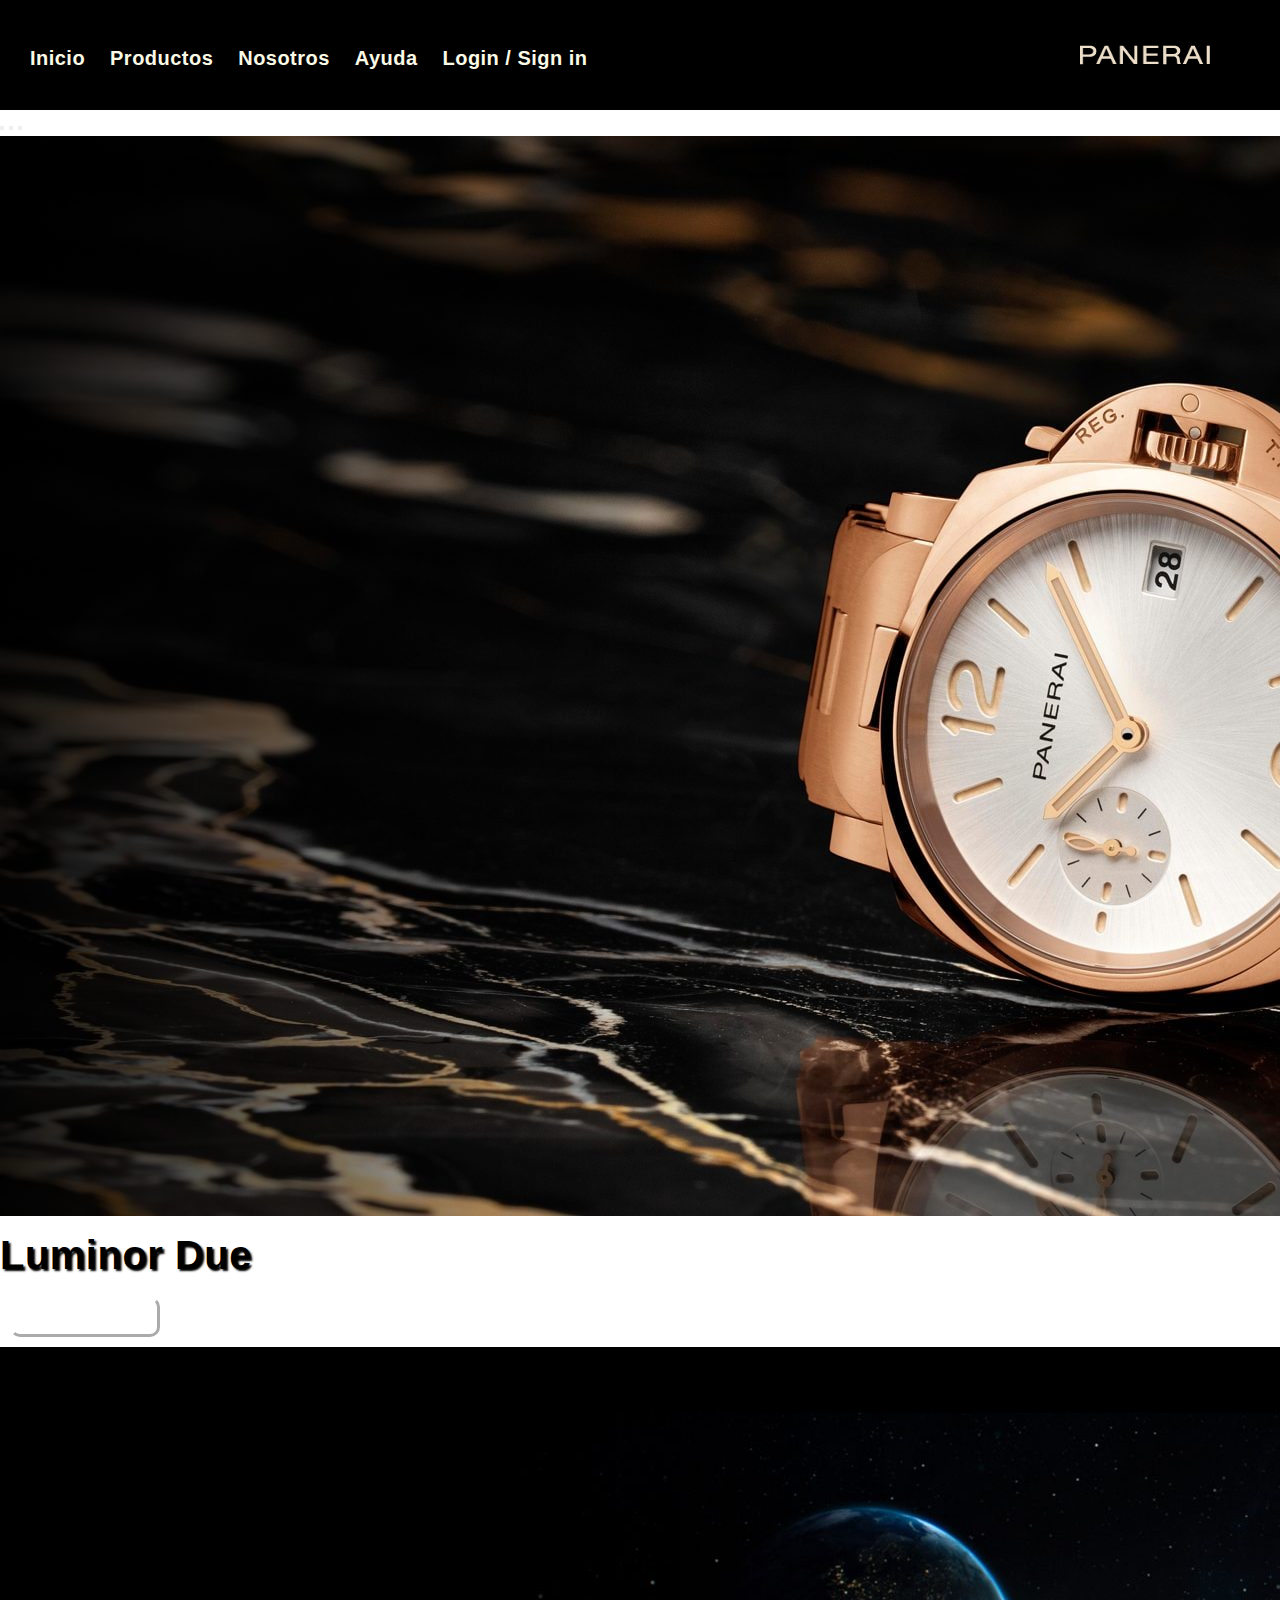
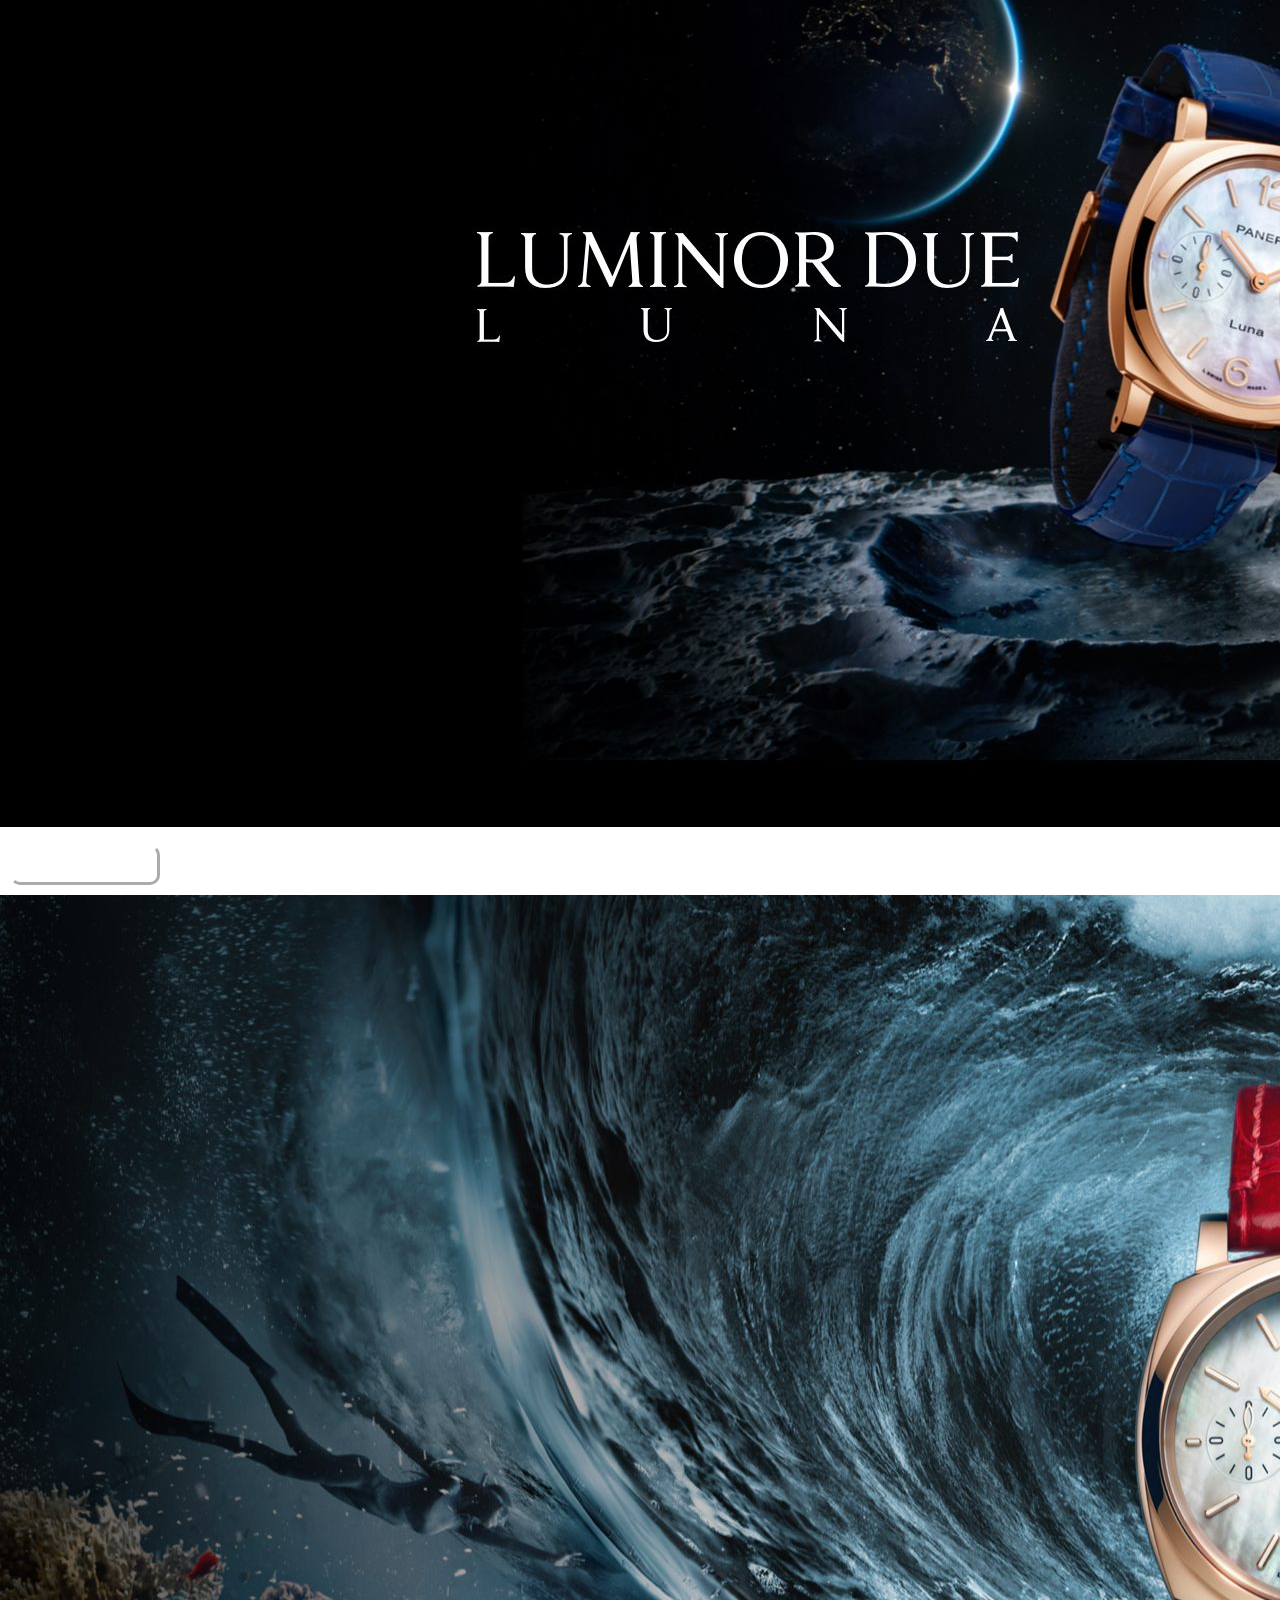
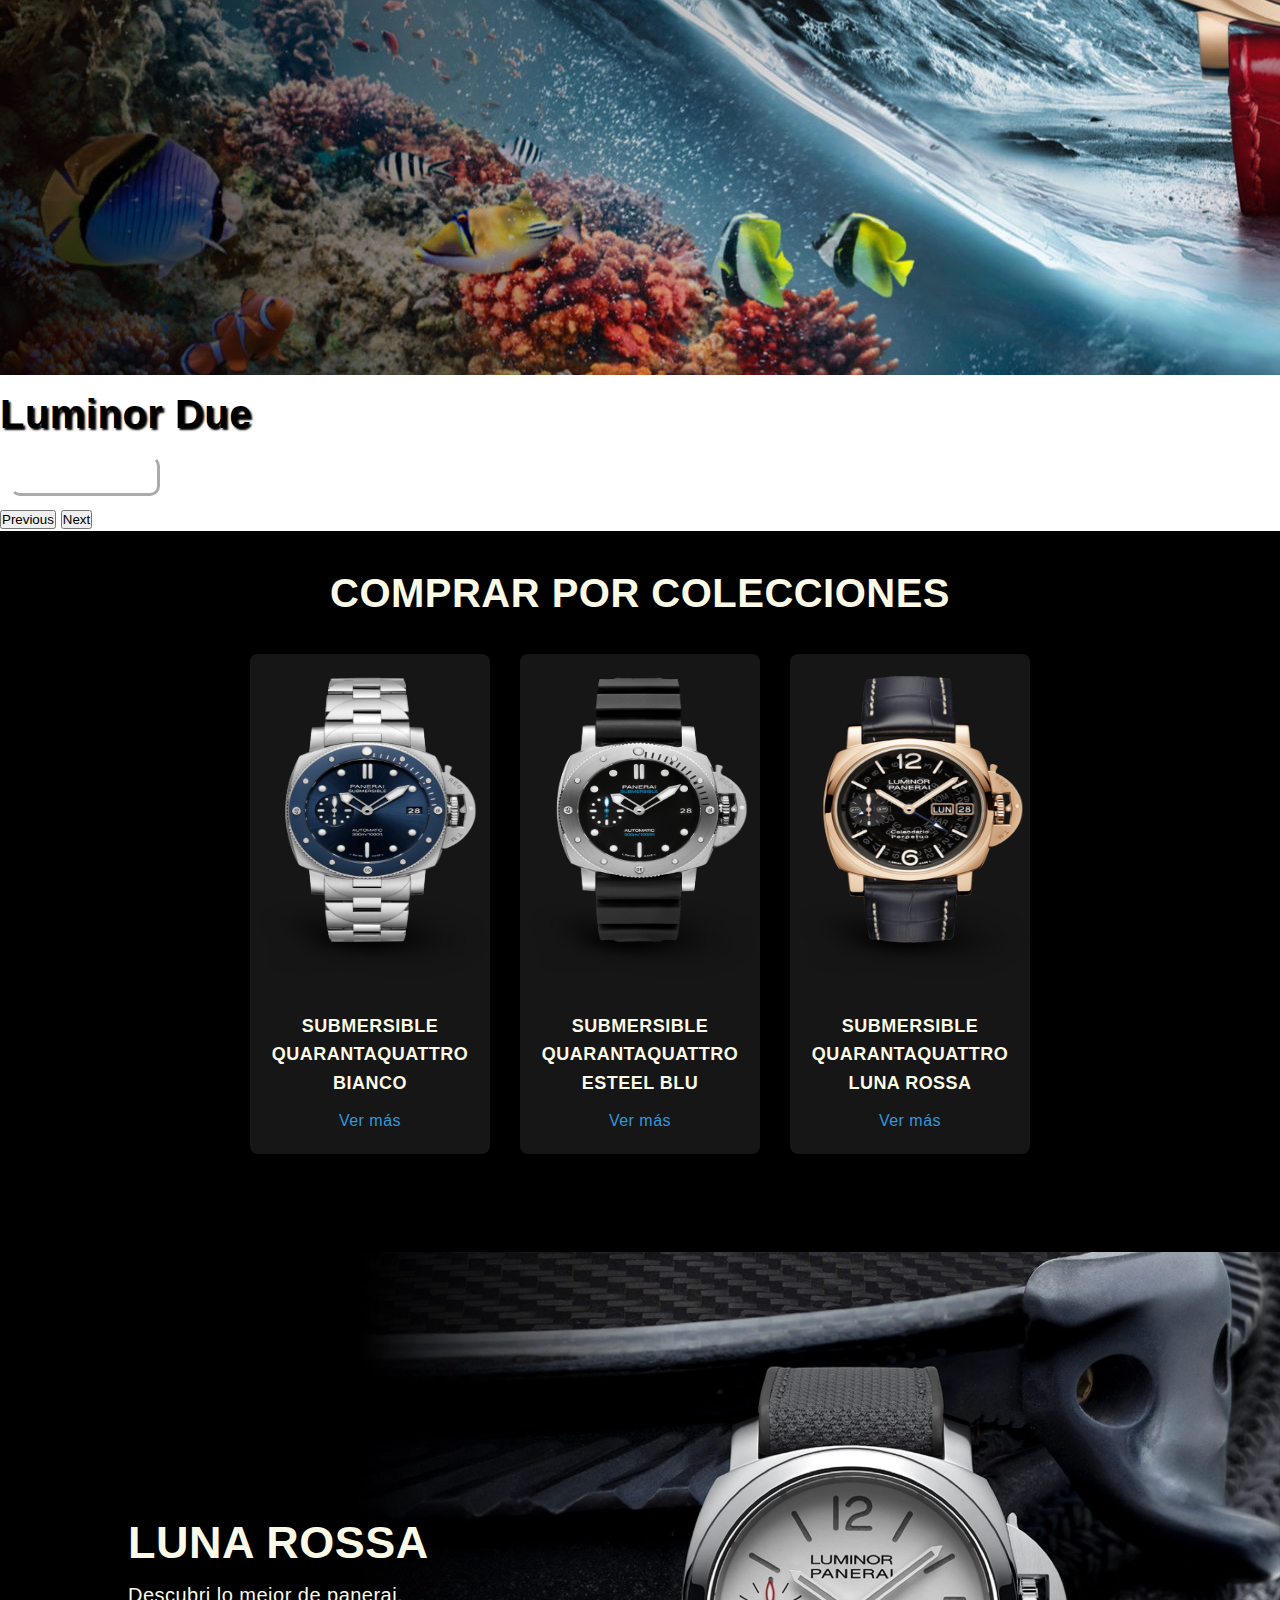
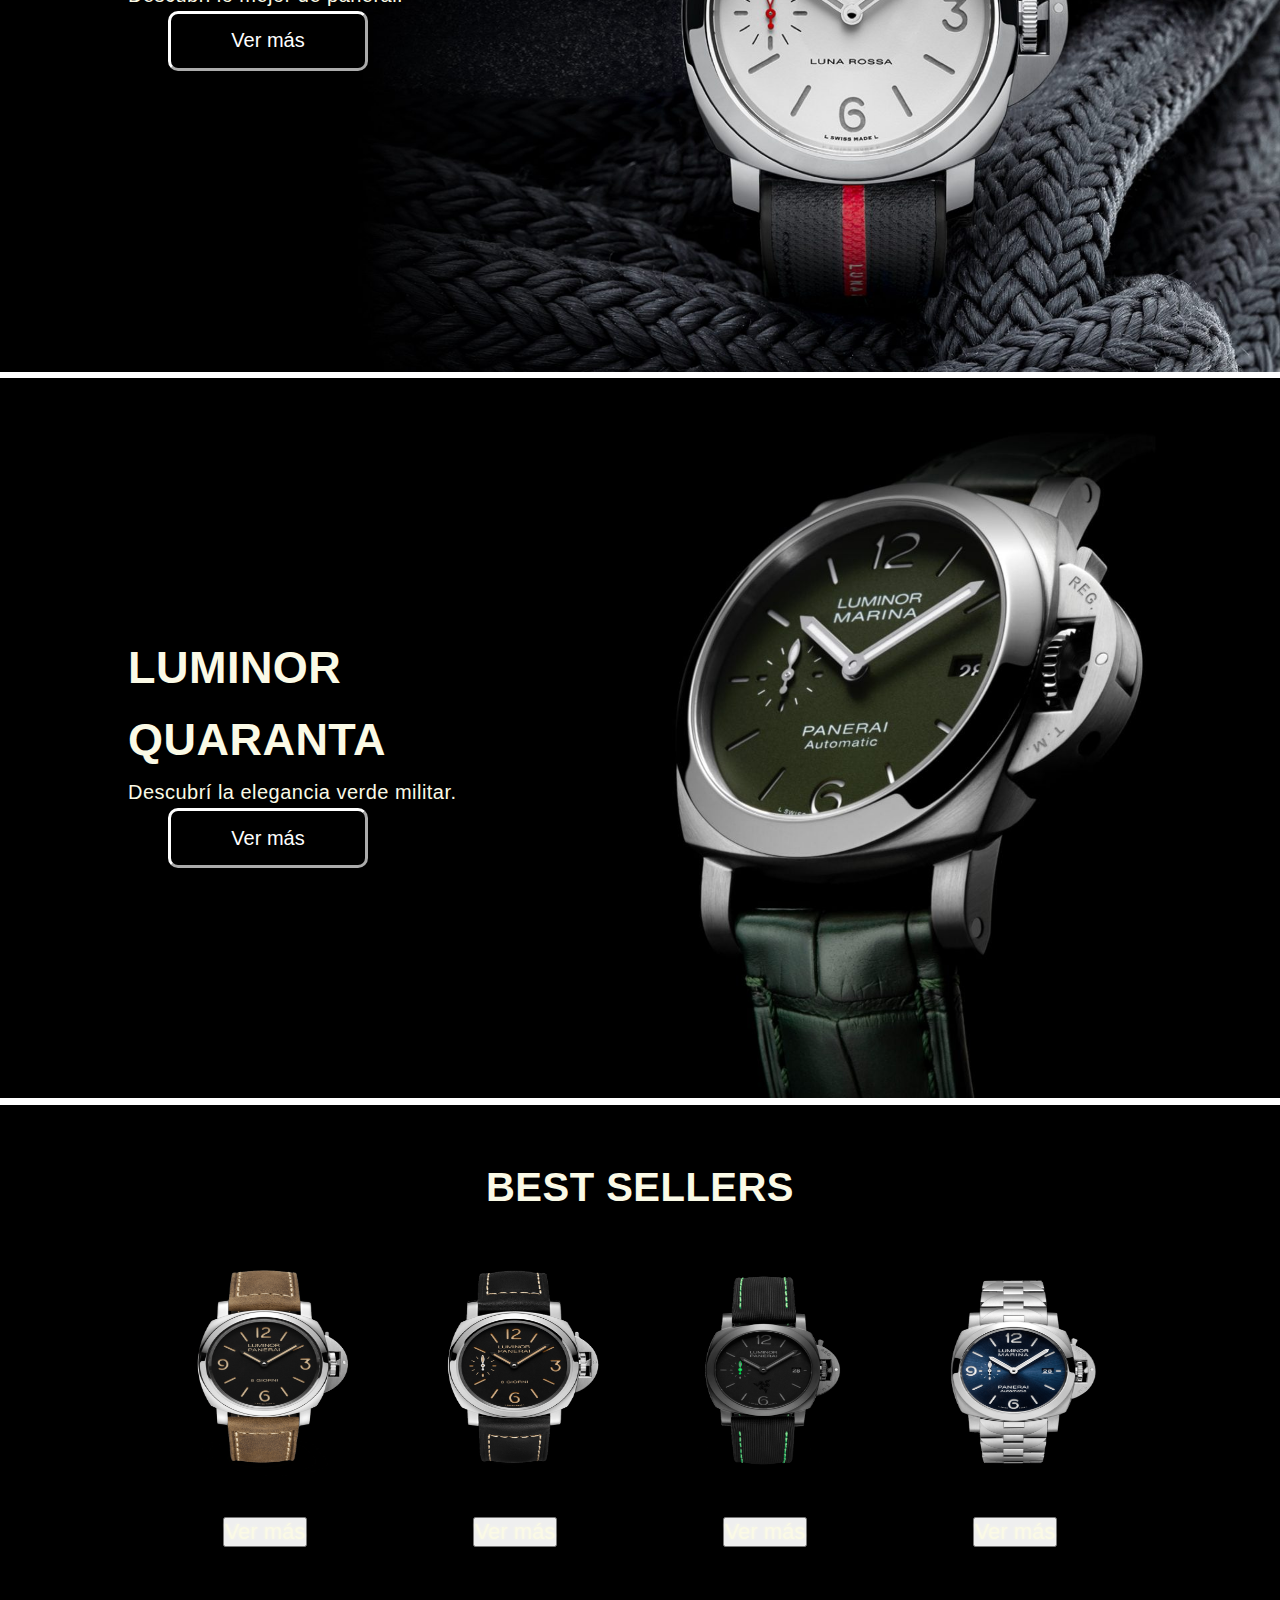
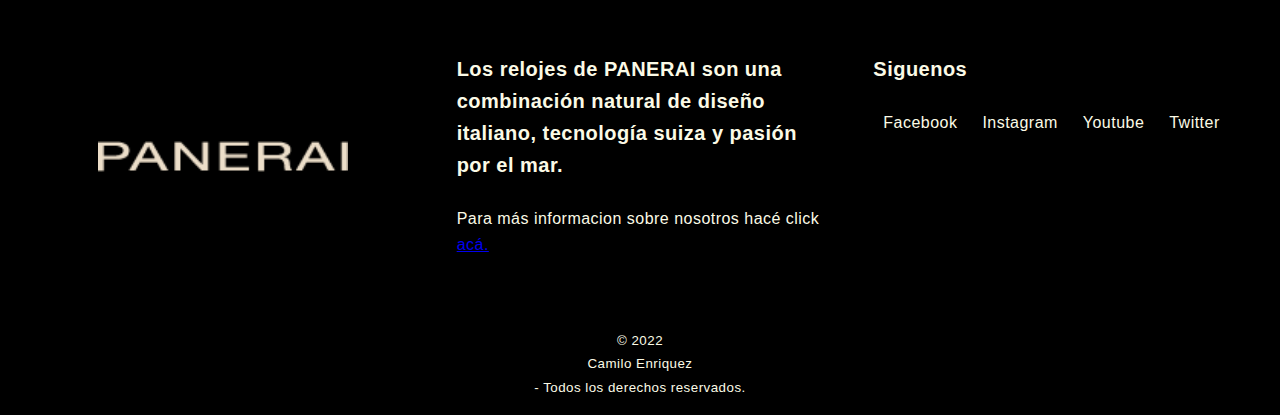
<file: Proyecto/index.html>
<!DOCTYPE html>
<html lang="en">
<head>
    <meta charset="UTF-8">
    <meta http-equiv="X-UA-Compatible" content="IE=edge">
    <meta name="viewport" content="width=device-width, initial-scale=1.0">
    <meta name="description" content="En Panerai watches vas a encontrar los mejores y mas lujosos relojes del mercado">
    <link rel="stylesheet" href="https://cdnjs.cloudflare.com/ajax/libs/font-awesome/6.2.1/css/all.min.css" integrity="sha512-MV7K8+y+gLIBoVD59lQIYicR65iaqukzvf/nwasF0nqhPay5w/9lJmVM2hMDcnK1OnMGCdVK+iQrJ7lzPJQd1w==" crossorigin="anonymous" referrerpolicy="no-referrer" />
    <link rel="stylesheet" href="./assets/css/style.css">
    <link href="https://cdn.jsdelivr.net/npm/bootstrap@5.2.3/dist/css/bootstrap.min.css" rel="stylesheet" integrity="sha384-rbsA2VBKQhggwzxH7pPCaAqO46MgnOM80zW1RWuH61DGLwZJEdK2Kadq2F9CUG65" crossorigin="anonymous">
    <title>Inicio</title>
    <!--<style>
    </style>-->
</head>
<body class="grilla">
    <nav class="navbar_panerai">
        <i class="fa-solid fa-bars"></i>
        <ul>
            <li><a href="./index.html">Inicio</a></li>
            <li><a href="./pages/productos.html">Productos</a></li>
            <li><a href="./pages/nosotros.html">Nosotros</a></li>
            <li><a href="./pages/ayuda.html">Ayuda</a></li>
            <li><a href="./pages/login.html">Login / Sign in</a></li>
        </ul>
        <img  class="logo_panerai" src="./img/descarga.png" alt="">
    </nav>
    <header>
        <div id="carouselExampleCaptions" class="carousel slide" data-bs-ride="false">
            <div class="carousel-indicators">
                <button type="button" data-bs-target="#carouselExampleCaptions" data-bs-slide-to="0" class="active" aria-current="true" aria-label="Slide 1"></button>
                <button type="button" data-bs-target="#carouselExampleCaptions" data-bs-slide-to="1" aria-label="Slide 2"></button>
                <button type="button" data-bs-target="#carouselExampleCaptions" data-bs-slide-to="2" aria-label="Slide 3"></button>
            </div>
            <div  class="carousel-inner">
                <div class="carousel-item active">
                <img src="./img/Carrusel_inicio_1img.jpg" class="d-block h-100  w-100" alt="Reloj panerai">
                <div class="carousel-caption d-none d-md-block">
                    <h5 class="fw-bold">Luminor Due</h5>
                    <button class="btn_header">Ver más</button>
                </div>
                </div>
                <div class="carousel-item">
                <img src="./img/carrusel_inicio2img.jpg" class="d-block w-100" alt="Reloj Panerai">
                <div class="carousel-caption d-none d-md-block">
                    <button class="btn_header">Ver más</button>
                </div>
                </div>
                <div class="carousel-item">
                <img src="./img/carrusel_inicio_3img.jpg" class="d-block w-100" alt="Reloj panerai">
                <div class="carousel-caption d-none d-md-block">
                    <h5>Luminor Due</h5>
                    <button class="btn_header">Ver más</button>
                </div>
                </div>
            </div>
            <button class="carousel-control-prev" type="button" data-bs-target="#carouselExampleCaptions" data-bs-slide="prev">
                <span class="carousel-control-prev-icon" aria-hidden="true"></span>
                <span class="visually-hidden">Previous</span>
            </button>
            <button class="carousel-control-next" type="button" data-bs-target="#carouselExampleCaptions" data-bs-slide="next">
                <span class="carousel-control-next-icon" aria-hidden="true"></span>
                <span class="visually-hidden">Next</span>
            </button>
            </div>
    </header>
    <main>
        <div class="titulo2">
        <h3>Comprar por colecciones</h3>
        </div>
        <section class="cards_p">
                <div class="card_p">
                    <img src="./img/Producto__watch04.png">
                    <h4>SUBMERSIBLE <br>QUARANTAQUATTRO <br> BIANCO</h4>
                    <a href="./pages/producto-unico.html">Ver más</a>
                </div>
                
                <div class="card_p">
                    <img src="./img/Producto__watch02.png">
                    <div class="texto_sobre_imagen">
                    <h4>SUBMERSIBLE <br> QUARANTAQUATTRO <br> ESTEEL BLU</h4>
                    <a href="./pages/producto-unico.html">Ver más</a>
                    </div>
                </div>
                
                <div class="card_p">
                    <img src="./img/Producto__watch15.png">
                    <h4>SUBMERSIBLE <br> QUARANTAQUATTRO <br> LUNA ROSSA</h4>
                    <a href="./pages/producto-unico.html">Ver más</a>
                </div>
                
            
        </section>
        
        <section class="contenedor2">
            <div class="contenedor2-foto-info">
                <img src="./img/1342_modulo HP.jpg.transform.global_image_1920.jpg">
                <div class="textofimg">
                <h4> LUNA ROSSA</h4>
                <p>Descubri lo mejor de panerai.</p>
                <a href="./pages/producto-unico.html"><button class="btn">Ver más</button></a>
                </div>
            </div>
        </section>

        <section class="contenedor2">
            <div class="contenedor2-foto-info">
                <img src="./img/panerai_pamo1304_d.jpg.transform.global_image_1920.jpg">
                <div class="textofimg">
                <h4> LUMINOR <br> QUARANTA</h4>
                <p>Descubrí la elegancia verde militar.</p>
                <a href="./pages/producto-unico.html"><button class="btn">Ver más</button></a>
                </div>
            </div>
        </section>
        

        <section class="bestsellers">
            <h4>Best Sellers</h4>
            <div class="boxtobestsellers">
            <div class="bestseller">
                <img src="./img/1,2,3,41.png">
                <a href="./pages/producto-unico.html"><button class="btn">Ver más</button></a>
            </div>
            <div class="bestseller">
                <img src="./img/1,2,3,42.png">
                <a href="./pages/producto-unico.html"><button class="btn">Ver más</button></a>
            </div>
            <div class="bestseller">
                <img src="./img/1,2,3,43.png">
                <a href="./pages/producto-unico.html"><button class="btn">Ver más</button></a>
            </div>
            <div class="bestseller">
                <img src="./img/1,2,3,44.png">
                <a href="./pages/producto-unico.html"><button class="btn">Ver más</button></a>
            </div>
            </div></div>
        </section>
    </main>
    <footer class="pie-pagina">
        <div class="grupo-footer">
            <div class="box">
                <figure>
                    <a href="#">
                        <img src="./img/descarga.png">
                    </a>
                </figure>
            </div>
            <div class="box">
                <h2> Los relojes de PANERAI son una combinación natural de diseño italiano, tecnología suiza y pasión por el mar.</h2>
                <p>Para más informacion sobre nosotros hacé click <a href="./pages/nosotros.html">acá.</a></p>
            </div>
            <div class="box">
                <h2>Siguenos</h2>
                <div class="redsocial">
                    
                    <a href="#" class="a-redes-stlye">Facebook</a>
                    <a href="#" class="a-redes-stlye">Instagram</a>
                    <a href="#" class="a-redes-stlye">Youtube</a>
                    <a href="#" class="a-redes-stlye">Twitter</a>
                    
                </div>
            </div>
        </div>
        <div class="grupo2">
            <small>&copy; 2022 <p>Camilo Enriquez</p> - Todos los derechos reservados.</small>
        </div>
    </footer>
    </div>
    <script src="https://cdn.jsdelivr.net/npm/bootstrap@5.2.3/dist/js/bootstrap.bundle.min.js" integrity="sha384-kenU1KFdBIe4zVF0s0G1M5b4hcpxyD9F7jL+jjXkk+Q2h455rYXK/7HAuoJl+0I4" crossorigin="anonymous"></script>
</body>
</html>
</file>
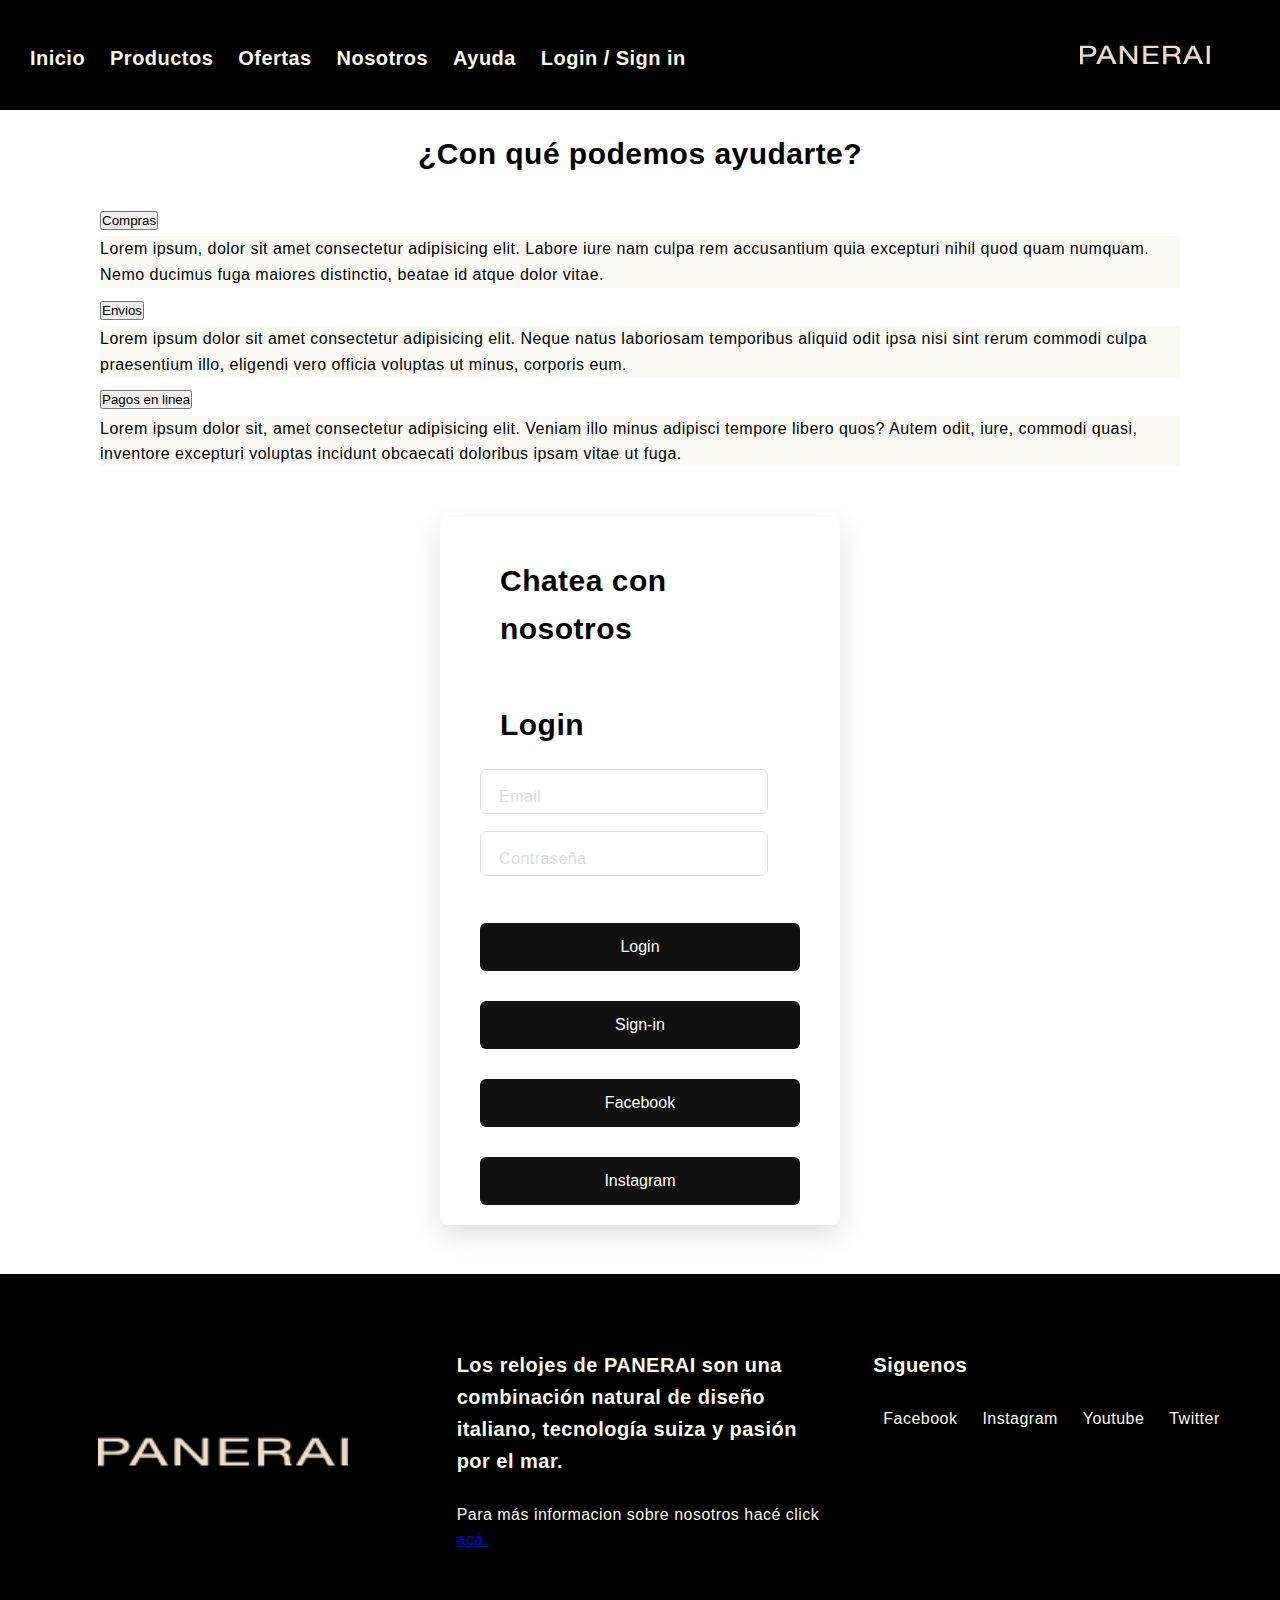
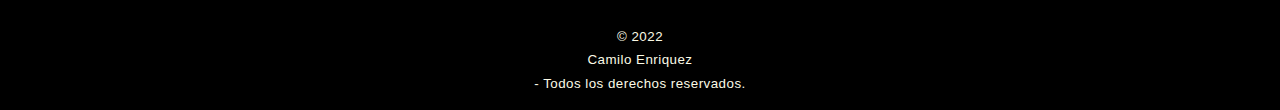
<file: Proyecto/ayuda.html>
<!DOCTYPE html>
<html lang="en">
<head>
    <meta charset="UTF-8">
    <meta http-equiv="X-UA-Compatible" content="IE=edge">
    <meta name="viewport" content="width=device-width, initial-scale=1.0">
    <link rel="stylesheet" href="https://cdnjs.cloudflare.com/ajax/libs/font-awesome/6.2.1/css/all.min.css" integrity="sha512-MV7K8+y+gLIBoVD59lQIYicR65iaqukzvf/nwasF0nqhPay5w/9lJmVM2hMDcnK1OnMGCdVK+iQrJ7lzPJQd1w==" crossorigin="anonymous" referrerpolicy="no-referrer" />
    <link rel="stylesheet" href="./assets/css/style.css">
    <link href="https://cdn.jsdelivr.net/npm/bootstrap@5.2.3/dist/css/bootstrap.min.css" rel="stylesheet" integrity="sha384-rbsA2VBKQhggwzxH7pPCaAqO46MgnOM80zW1RWuH61DGLwZJEdK2Kadq2F9CUG65" crossorigin="anonymous">
    <title>Inicio</title>
    <!--<style>
    </style>-->
</head>
<body class="grilla">
    <nav class="navbar_panerai">
        <i class="fa-solid fa-bars"></i>
        <ul>
            <li><a href="../Proyecto/index.html">Inicio</a></li>
            <li><a href="../Proyecto/productos.html">Productos</a></li>
            <li><a href="../Proyecto/ofertas.html">Ofertas</a></li>
            <li><a href="../Proyecto/nosotros.html">Nosotros</a></li>
            <li><a href="../Proyecto/ayuda.html">Ayuda</a></li>
            <li><a href="../Proyecto/login.html">Login / Sign in</a></li>
        </ul>
        <img  class="logo_panerai" src="./img/descarga.png" alt="">
    </nav>
    <main>
        <div class="contenedorayuda">
            <div class="title__ayuda">
                <h6> ¿Con qué podemos ayudarte?</h6>
            </div>
                <div class="accordion" id="accordionPanelsStayOpenExample">
                    <div class="accordion-item border border-white">
                        <h2 class="accordion-header" id="panelsStayOpen-headingOne">
                        <button class="accordion-button bg-dark text-light text-primary" type="button" data-bs-toggle="collapse" data-bs-target="#panelsStayOpen-collapseOne" aria-expanded="true" aria-controls="panelsStayOpen-collapseOne">
                            Compras
                        </button>
                        </h2>
                        <div id="panelsStayOpen-collapseOne" class="accordion-collapse  collapse show" aria-labelledby="panelsStayOpen-headingOne">
                        <div class="accordion-body">
                            Lorem ipsum, dolor sit amet consectetur adipisicing elit. Labore iure nam culpa rem accusantium quia excepturi nihil quod quam numquam. Nemo ducimus fuga maiores distinctio, beatae id atque dolor vitae.
                        </div>
                        </div>
                    </div>
                    <div class="accordion-item">
                        <h2 style="color: antiquewhite;" class="accordion-header" id="panelsStayOpen-headingTwo">
                        <button class="accordion-button bg-dark text-light text-primary collapsed" type="button" data-bs-toggle="collapse" data-bs-target="#panelsStayOpen-collapseTwo" aria-expanded="false" aria-controls="panelsStayOpen-collapseTwo">
                            Envios
                        </button>
                        </h2>
                        <div id="panelsStayOpen-collapseTwo" class="accordion-collapse collapse" aria-labelledby="panelsStayOpen-headingTwo">
                        <div class="accordion-body">
                            Lorem ipsum dolor sit amet consectetur adipisicing elit. Neque natus laboriosam temporibus aliquid odit ipsa nisi sint rerum commodi culpa praesentium illo, eligendi vero officia voluptas ut minus, corporis eum.
                        </div>
                        </div>
                    </div>
                    <div class="accordion-item">
                        <h2 class="accordion-header" id="panelsStayOpen-headingThree" >
                        <button class="accordion-button bg-dark text-light text-primary collapsed" type="button" data-bs-toggle="collapse" data-bs-target="#panelsStayOpen-collapseThree" aria-expanded="false" aria-controls="panelsStayOpen-collapseThree">
                            Pagos en linea
                        </button>
                        </h2>
                        <div id="panelsStayOpen-collapseThree" class="accordion-collapse collapse" aria-labelledby="panelsStayOpen-headingThree">
                        <div class="accordion-body">
                            Lorem ipsum dolor sit, amet consectetur adipisicing elit. Veniam illo minus adipisci tempore libero quos? Autem odit, iure, commodi quasi, inventore excepturi voluptas incidunt obcaecati doloribus ipsam vitae ut fuga.
                        </div>
                        </div>
                    </div>
        </div>
        <section class="masayuda">
        <div class="signupFrm__ayuda">
            <form action="" class="form1__ayuda">
                <h5 class="title__login">Chatea con nosotros <br><br>Login</h5>
                <div class="inputContainer">
                    <input type="text" class="input" placeholder="">
                    <label for="" class="label">Email</label>
                </div>
                <div class="inputContainer">
                    <input type="text" class="input" placeholder="">
                    <label for="" class="label">Contraseña</label>
                </div>
                <div class="buttons__ayuda">
                <input type="submit" class="submitBtn" value="Login">
                <input type="submit" class="submitBtn" value="Sign-in">
                <input type="submit" class="submitBtn" value="Facebook">
                <input type="submit" class="submitBtn" value="Instagram">
                </div>
            </form>
        </div>
        </section>
    </main>    

    </main>
    <aside>
        
    </aside>
    <footer class="pie-pagina">
        <div class="grupo-footer">
            <div class="box">
                <figure>
                    <a href="#">
                        <img src="./img/descarga.png">
                    </a>
                </figure>
            </div>
            <div class="box">
                <h2> Los relojes de PANERAI son una combinación natural de diseño italiano, tecnología suiza y pasión por el mar.</h2>
                <p>Para más informacion sobre nosotros hacé click <a href="#">acá.</a></p>
            </div>
            <div class="box">
                <h2>Siguenos</h2>
                <div class="redsocial">
                    
                    <a href="#" class="a-redes-stlye">Facebook</a>
                    <a href="#" class="a-redes-stlye">Instagram</a>
                    <a href="#" class="a-redes-stlye">Youtube</a>
                    <a href="#" class="a-redes-stlye">Twitter</a>
                    
                </div>
            </div>
        </div>
        <div class="grupo2">
            <small>&copy; 2022 <p>Camilo Enriquez</p> - Todos los derechos reservados.</small>
        </div>
    </footer>
    </div>
    <script src="https://cdn.jsdelivr.net/npm/bootstrap@5.2.3/dist/js/bootstrap.bundle.min.js" integrity="sha384-kenU1KFdBIe4zVF0s0G1M5b4hcpxyD9F7jL+jjXkk+Q2h455rYXK/7HAuoJl+0I4" crossorigin="anonymous"></script>
</body>
</html>
</file>
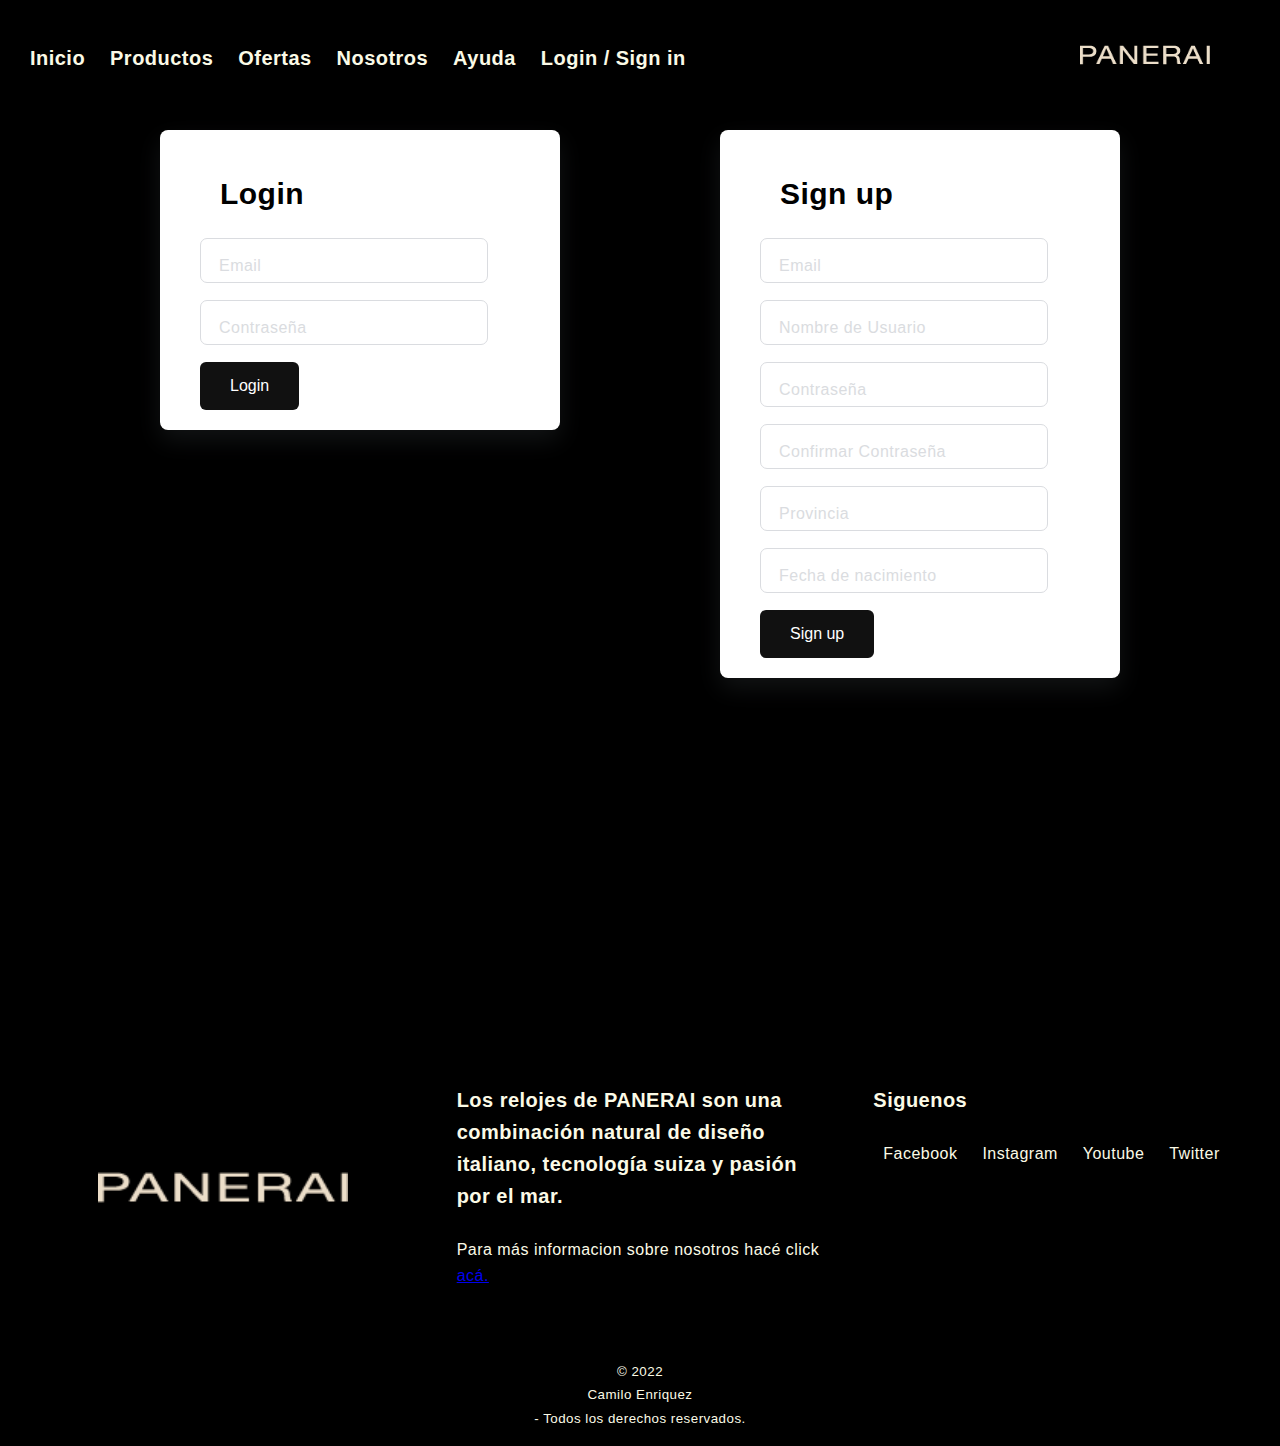
<file: Proyecto/login.html>
<!DOCTYPE html>
<html lang="en">
<head>
    <meta charset="UTF-8">
    <meta http-equiv="X-UA-Compatible" content="IE=edge">
    <meta name="viewport" content="width=device-width, initial-scale=1.0">
    <title>Login</title>
    <link rel="shortcut icon" href="./img/IMG-1520.jpg" type="image/x-icon">
    <link rel="stylesheet" href="https://cdnjs.cloudflare.com/ajax/libs/font-awesome/6.2.1/css/all.min.css" integrity="sha512-MV7K8+y+gLIBoVD59lQIYicR65iaqukzvf/nwasF0nqhPay5w/9lJmVM2hMDcnK1OnMGCdVK+iQrJ7lzPJQd1w==" crossorigin="anonymous" referrerpolicy="no-referrer" />
    <link rel="stylesheet" href="./assets/css/style.css">
    <link href="https://cdn.jsdelivr.net/npm/bootstrap@5.2.3/dist/css/bootstrap.min.css" rel="stylesheet" integrity="sha384-rbsA2VBKQhggwzxH7pPCaAqO46MgnOM80zW1RWuH61DGLwZJEdK2Kadq2F9CUG65" crossorigin="anonymous">
    
</head>
<body>
    <nav class="navbar_panerai">
        <i class="fa-solid fa-bars"></i>
        <ul>
            <li><a href="../Proyecto/index.html">Inicio</a></li>
            <li><a href="../Proyecto/productos.html">Productos</a></li>
            <li><a href="../Proyecto/ofertas.html">Ofertas</a></li>
            <li><a href="../Proyecto/nosotros.html">Nosotros</a></li>
            <li><a href="../Proyecto/ayuda.html">Ayuda</a></li>
            <li><a href="../Proyecto/login.html">Login / Sign in</a></li>
        </ul>
        <img  class="logo_panerai" src="./img/descarga.png" alt="">
    </nav>
    <main>
        <div class="signupFrm">
            <form action="" class="form1">
                <h5 class="title__login">Login</h5>
                <div class="inputContainer">
                    <input type="text" class="input" placeholder="">
                    <label for="" class="label">Email</label>
                </div>
                <div class="inputContainer">
                    <input type="text" class="input" placeholder="">
                    <label for="" class="label">Contraseña</label>
                </div>
                <input type="submit" class="submitBtn" value="Login">
            </form>
            <form action="" class="form">
                <h5 class="title__login">Sign up</h5>
                <div class="inputContainer">
                    <input type="text" class="input" placeholder="">
                    <label for="" class="label">Email</label>
                </div>
                <div class="inputContainer">
                    <input type="text" class="input" placeholder="">
                    <label for="" class="label">Nombre de Usuario</label>
                </div>
                <div class="inputContainer">
                    <input type="text" class="input" placeholder="">
                    <label for="" class="label">Contraseña</label>
                </div>
                <div class="inputContainer">
                    <input type="text" class="input" placeholder="">
                    <label for="" class="label">Confirmar Contraseña</label>
                </div>
                <div class="inputContainer">
                    <input type="text" class="input" placeholder="">
                    <label for="" class="label">Provincia</label>
                </div>
                <div class="inputContainer">
                    <input type="text" class="input" placeholder="">
                    <label for="" class="label">Fecha de nacimiento</label>
                </div>
                <input type="submit" class="submitBtn" value="Sign up">
            </form>
            </div>
    </main>    
    <aside>

    </aside>
    <footer class="pie-pagina">
        <div class="grupo-footer">
            <div class="box">
                <figure>
                    <a href="#">
                        <img src="./img/descarga.png">
                    </a>
                </figure>
            </div>
            <div class="box">
                <h2> Los relojes de PANERAI son una combinación natural de diseño italiano, tecnología suiza y pasión por el mar.</h2>
                <p>Para más informacion sobre nosotros hacé click <a href="#">acá.</a></p>
            </div>
            <div class="box">
                <h2>Siguenos</h2>
                <div class="redsocial">
                    
                    <a href="#" class="a-redes-stlye">Facebook</a>
                    <a href="#" class="a-redes-stlye">Instagram</a>
                    <a href="#" class="a-redes-stlye">Youtube</a>
                    <a href="#" class="a-redes-stlye">Twitter</a>
                    
                </div>
            </div>
        </div>
        <div class="grupo2">
            <small>&copy; 2022 <p>Camilo Enriquez</p> - Todos los derechos reservados.</small>
        </div>
    </footer>
    </div>
</body>
</html>
</file>
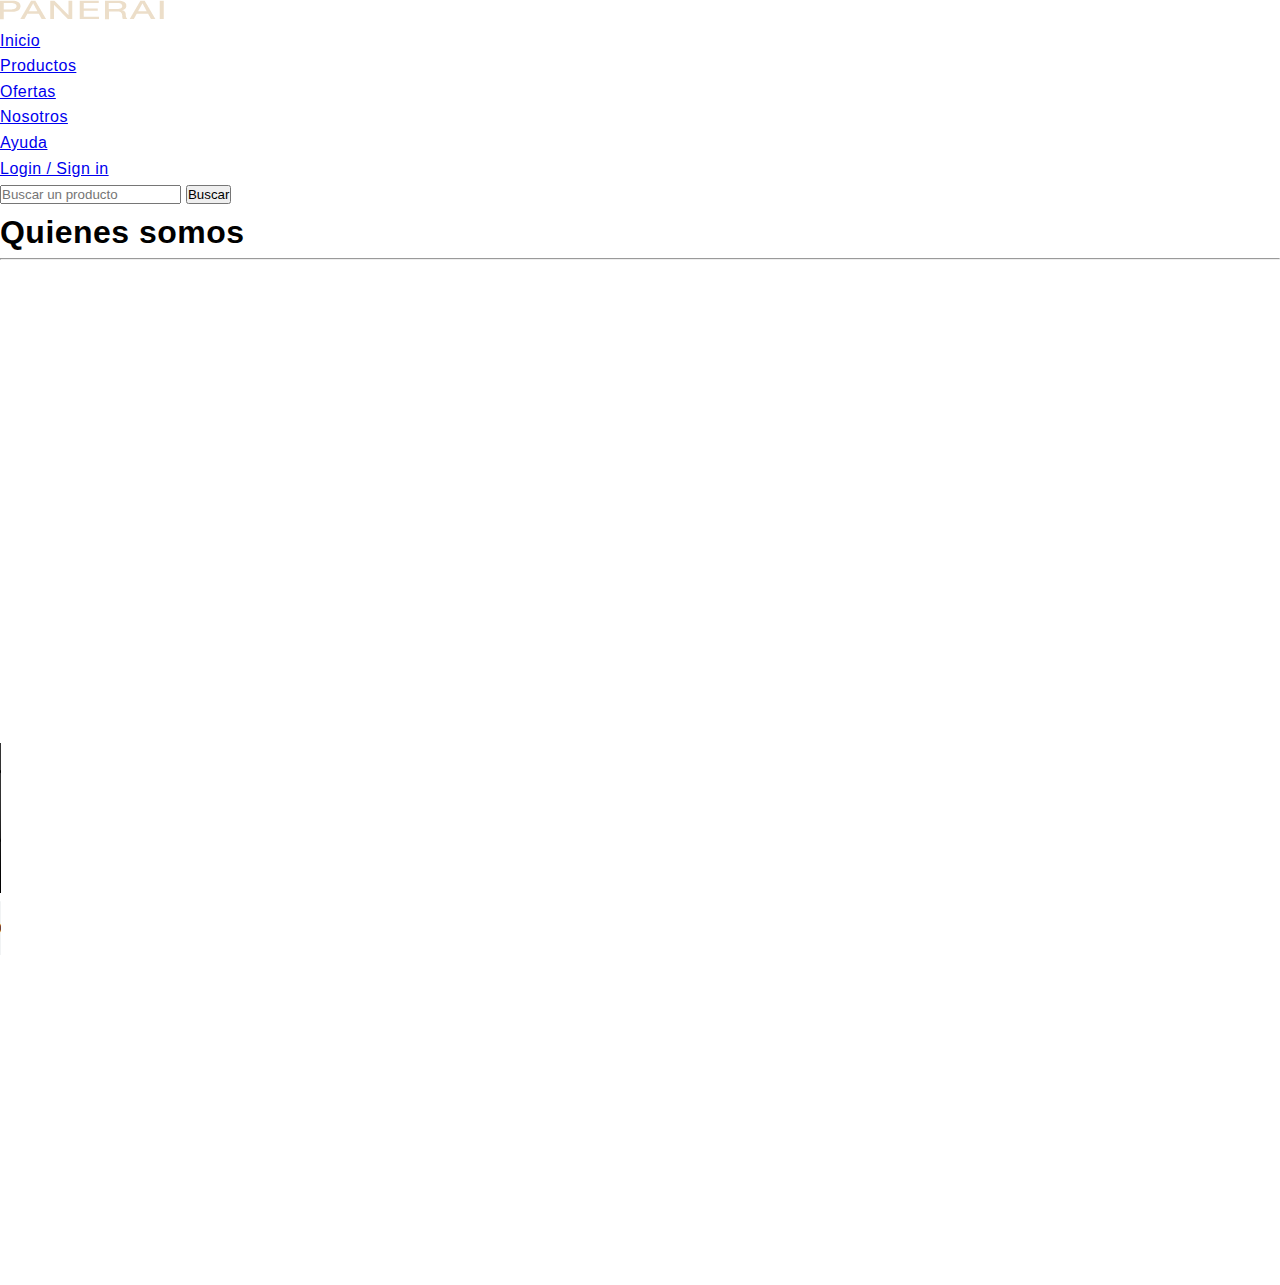
<file: Proyecto/nosotros.html>
<!DOCTYPE html>
<html lang="en">
<head>
    <meta charset="UTF-8">
    <meta http-equiv="X-UA-Compatible" content="IE=edge">
    <meta name="viewport" content="width=device-width, initial-scale=1.0">
    <link rel="stylesheet" href="./assets/css/style.css">
    <title>Nosotros</title>
</head>
<body>
    <header>
        <a href="../Proyecto/index.html"><img src="../Proyecto/img/descarga.png" alt="Panerai" class="logo"></a>
        <!-- <h1> lista del supermercado</h1 >-->
        <nav>
            <ul class="headerLinks">
                <li><a href="../Proyecto/index.html">Inicio</a></li>
                <li><a href="../Proyecto/productos.html">Productos</a></li>
                <li><a href="../Proyecto/ofertas.html">Ofertas</a></li>
                <li><a href="../Proyecto/nosotros.html">Nosotros</a></li>
                <li><a href="../Proyecto/ayuda.html">Ayuda</a></li>
                <li><a href="../Proyecto/login.html">Login / Sign in</a></li>
            </ul>
        </nav>
        <input type="text" placeholder="Buscar un producto">
        <button>Buscar</button>
        </header>
    <head>
    <h1>Quienes somos</h1>
    </head>
    <hr>
    <br>
    <main> 
        <iframe src="https://www.google.com/maps/embed?pb=!1m18!1m12!1m3!1d14159.442902252387!2d-58.99361087707268!3d-27.473594988372668!2m3!1f0!2f0!3f0!3m2!1i1024!2i768!4f13.1!3m3!1m2!1s0x94450cc6bd32d72d%3A0xa117b6b13e62fad7!2sAv.%20L%C3%B3pez%20Piacentini%201457%2C%20Resistencia%2C%20Chaco!5e0!3m2!1ses!2sar!4v1668641896198!5m2!1ses!2sar" width="600" height="450" style="border:0;" allowfullscreen="" loading="lazy" referrerpolicy="no-referrer-when-downgrade"></iframe>
        <br>
        <video src="" controls loop muted autoplay></video>
        <br>
        <audio src="" controls></audio>
        <br>
        <iframe width="560" height="315" src="https://www.youtube.com/embed/1t-HsmGi1JA" title="YouTube video player" frameborder="0" allow="accelerometer; autoplay; clipboard-write; encrypted-media; gyroscope; picture-in-picture" allowfullscreen></iframe>    <aside>
        
    </aside>
    <footer>
        
    </footer>
    </div>
</body>
</html>
</file>
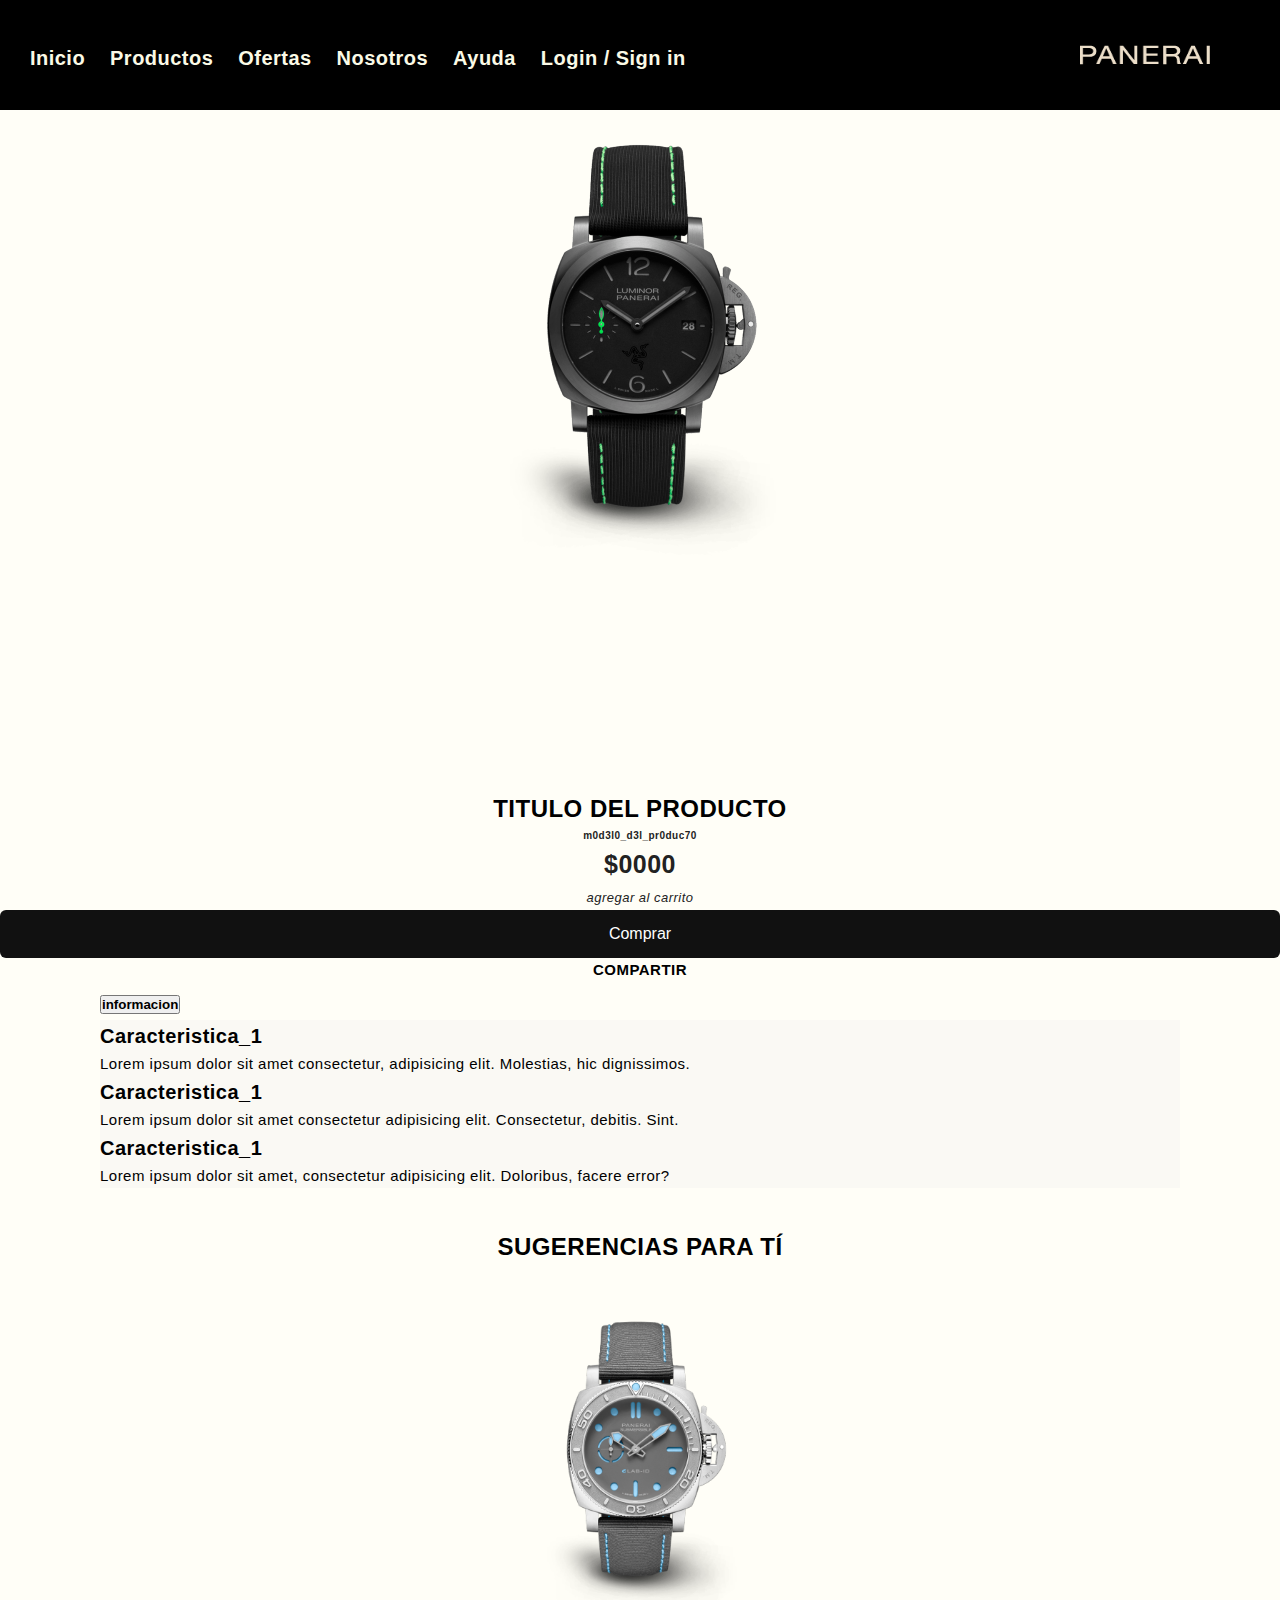
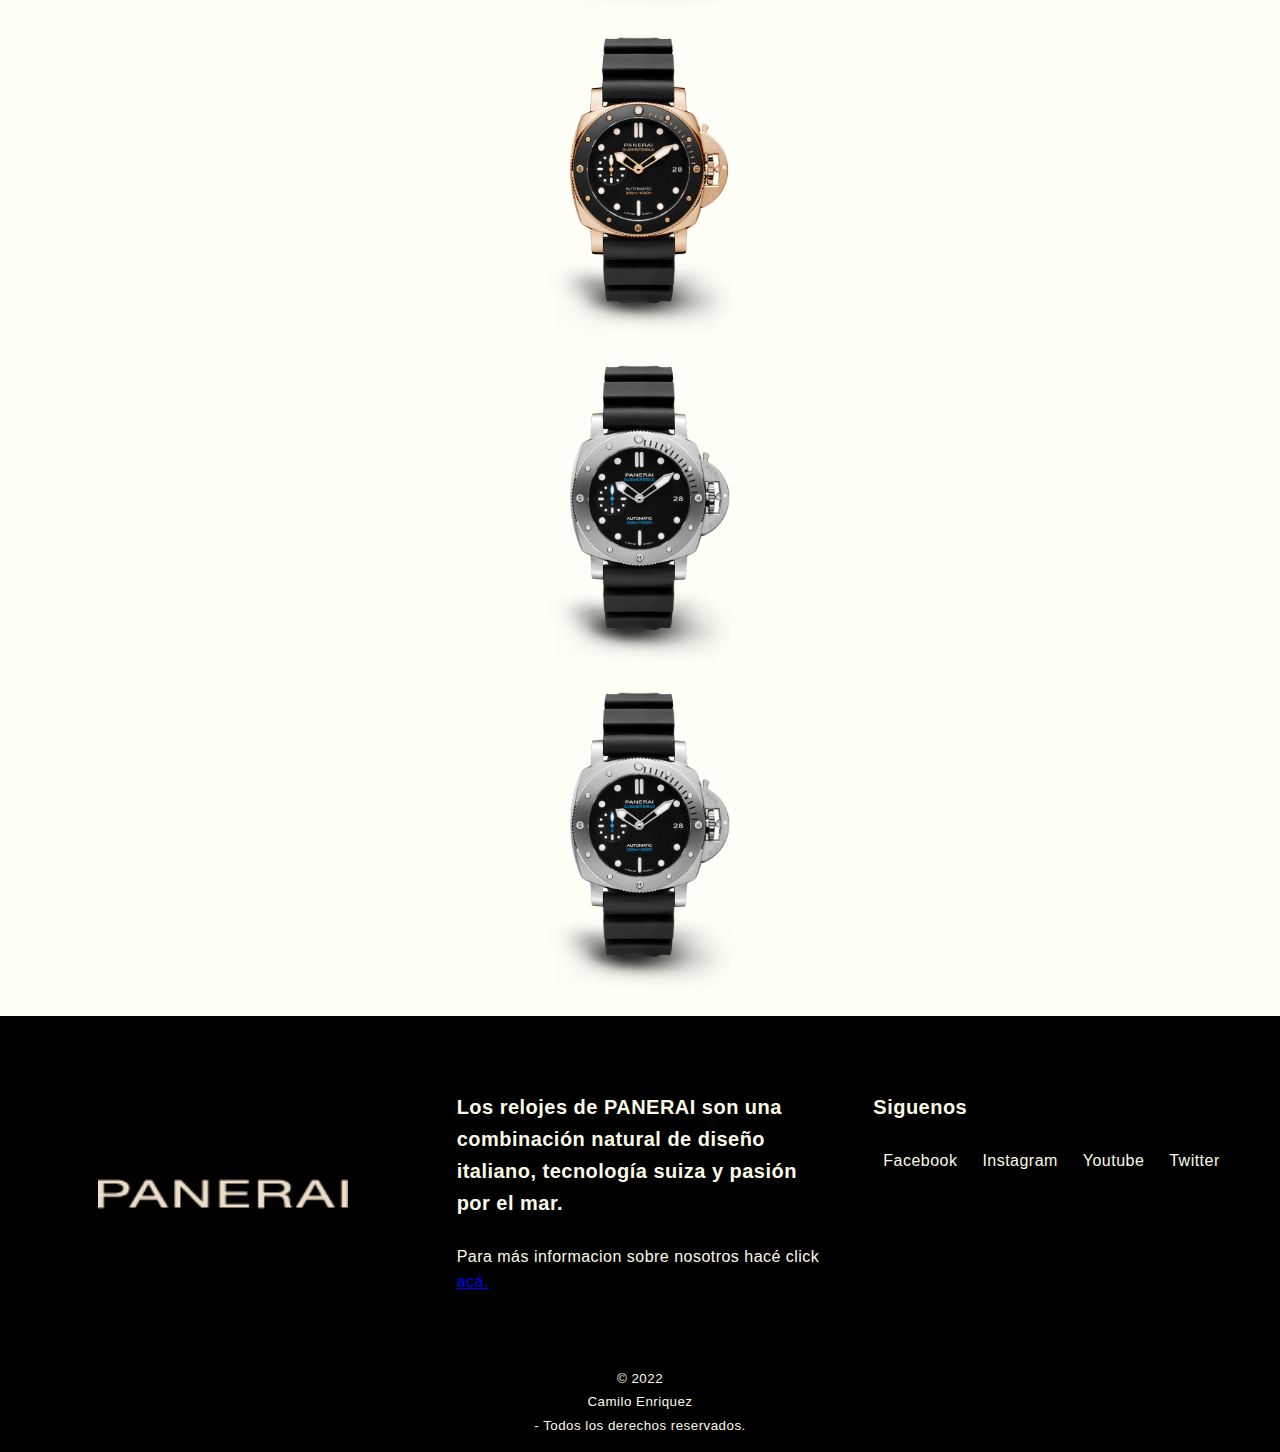
<file: Proyecto/producto-unico.html>
<!DOCTYPE html>
<html lang="en">
    <head>
        <meta charset="UTF-8">
        <meta http-equiv="X-UA-Compatible" content="IE=edge">
        <meta name="viewport" content="width=device-width, initial-scale=1.0">
        <link rel="stylesheet" href="https://cdnjs.cloudflare.com/ajax/libs/font-awesome/6.2.1/css/all.min.css" integrity="sha512-MV7K8+y+gLIBoVD59lQIYicR65iaqukzvf/nwasF0nqhPay5w/9lJmVM2hMDcnK1OnMGCdVK+iQrJ7lzPJQd1w==" crossorigin="anonymous" referrerpolicy="no-referrer" />
        <link rel="stylesheet" href="./assets/css/style.css">
        <link href="https://cdn.jsdelivr.net/npm/bootstrap@5.2.3/dist/css/bootstrap.min.css" rel="stylesheet" integrity="sha384-rbsA2VBKQhggwzxH7pPCaAqO46MgnOM80zW1RWuH61DGLwZJEdK2Kadq2F9CUG65" crossorigin="anonymous">
        <title>Inicio</title>
        <!--<style>
        </style>-->
    </head>
    <body class="backgoundcolor_body_productounico">
        <nav class="navbar_panerai">
            <i class="fa-solid fa-bars"></i>
            <ul>
                <li><a href="../Proyecto/index.html">Inicio</a></li>
                <li><a href="../Proyecto/productos.html">Productos</a></li>
                <li><a href="../Proyecto/ofertas.html">Ofertas</a></li>
                <li><a href="../Proyecto/nosotros.html">Nosotros</a></li>
                <li><a href="../Proyecto/ayuda.html">Ayuda</a></li>
                <li><a href="../Proyecto/login.html">Login / Sign in</a></li>
            </ul>
            <img  class="logo_panerai" src="./img/descarga.png" alt="">
        </nav>
        <div class="padre"><!--a las imagenes para que ocupen todo el contenedor ponerle class"img-fluid"-->
            <div class="container d-flex justify-content-center">
                <div class="row">
                    <div class="col img_producto_unico">
                        <a href="#"><img src="./img/1,2,3,43.png"></a>
                    </div>
                    <div class=" col ">
                        <div class="container-fluid card_next_Uproducto">
                            <h2>titulo del producto</h2>
                            <h6>m0d3l0_d3l_pr0duc70</h6>
                            <p>$0000</p>
                            <a href="#"><i class="fa-solid fa-cart-shopping"> agregar al carrito</i></a>
                            <button class="submitBtn m-4">Comprar</button>
                            <div class="share_product">
                                <h3>compartir</h3>
                                <i class="fa-brands  fa-instagram"></i>
                                <i class="fa-brands fa-facebook"></i>
                                <i class="fa-brands fa-facebook-messenger"></i>
                                <i class="fa-brands fa-whatsapp"></i>
                            </div>
                        </div>
                    </div>
                </div>
            </div>
                <div class="container col">
                    <div class="accordion m-5" id="accordionPanelsStayOpenExample">
                        <div class=" accordion-item border border-white">
                            <h2 class="accordion-header" id="panelsStayOpen-headingOne">
                            <button class=" accordion-button bg-dark text-light text-primary" type="button" data-bs-toggle="collapse" data-bs-target="#panelsStayOpen-collapseOne" aria-expanded="true" aria-controls="panelsStayOpen-collapseOne">
                                <h4>informacion</h4>
                            </button>
                            </h2>
                            <div id="panelsStayOpen-collapseOne" class="accordion-collapse  collapse show" aria-labelledby="panelsStayOpen-headingOne">
                            <div class=" row accordion-body">
                                <div class="col   col-sm-12 article">
                                    <h4>Caracteristica_1</h4>
                                    <p>Lorem ipsum dolor sit amet consectetur, adipisicing elit. Molestias, hic dignissimos.</p>
                                </div>
                                <div class="col  col-sm-12 article">
                                    <h4>Caracteristica_1</h4>
                                    <p>Lorem ipsum dolor sit amet consectetur adipisicing elit. Consectetur, debitis. Sint.</p>
                                </div>
                                <div class="col col-sm-12 article">
                                    <h4>Caracteristica_1</h4>
                                    <p>Lorem ipsum dolor sit amet, consectetur adipisicing elit. Doloribus, facere error?</p>
                                </div>
                            </div>
                            </div>
                </div>
                <div class="titulo_sugerencias">
                    <h2>Sugerencias para tí</h2>
                </div>
                <div class="container">
                    <div class="row">
                        <div class="img_prod_sugerencias col col-lg-3 col-md-6 col-sm-12">
                            <a><img class="img_style_sugerencias" src="img/Producto__watch12.png"></a>
                        </div>
                        <div class="img_prod_sugerencias col col-lg-3 col-md-6 col-sm-12">
                            <a><img class="img_style_sugerencias"  src="img/Producto__watch05.png"></a>
                        </div>
                        <div class="img_prod_sugerencias col col-lg-3 col-md-6 col-sm-12">
                            <a><img class="img_style_sugerencias"  src="./img/Producto__watch02.png" ></a>
                        </div>
                        <div class="img_prod_sugerencias col col-lg-3 col-md-6 col-sm-12">
                            <a><img class="img_style_sugerencias"  src="./img/Producto__watch02.png" ></a>
                        </div>
                    </div>
                </div>
            </div>
        </div>
        <footer class="pie-pagina">
            <div class="grupo-footer">
                <div class="box">
                    <figure>
                        <a href="#">
                            <img src="./img/descarga.png">
                        </a>
                    </figure>
                </div>
                <div class="box">
                    <h2> Los relojes de PANERAI son una combinación natural de diseño italiano, tecnología suiza y pasión por el mar.</h2>
                    <p>Para más informacion sobre nosotros hacé click <a href="#">acá.</a></p>
                </div>
                <div class="box">
                    <h2>Siguenos</h2>
                    <div class="redsocial">
                        
                        <a href="#" class="a-redes-stlye">Facebook</a>
                        <a href="#" class="a-redes-stlye">Instagram</a>
                        <a href="#" class="a-redes-stlye">Youtube</a>
                        <a href="#" class="a-redes-stlye">Twitter</a>
                        
                    </div>
                </div>
            </div>
            <div class="grupo2">
                <small>&copy; 2022 <p>Camilo Enriquez</p> - Todos los derechos reservados.</small>
            </div>
        </footer>
        <script src="https://cdn.jsdelivr.net/npm/bootstrap@5.2.3/dist/js/bootstrap.bundle.min.js" integrity="sha384-kenU1KFdBIe4zVF0s0G1M5b4hcpxyD9F7jL+jjXkk+Q2h455rYXK/7HAuoJl+0I4" crossorigin="anonymous"></script>
    </body>
</html>
</file>
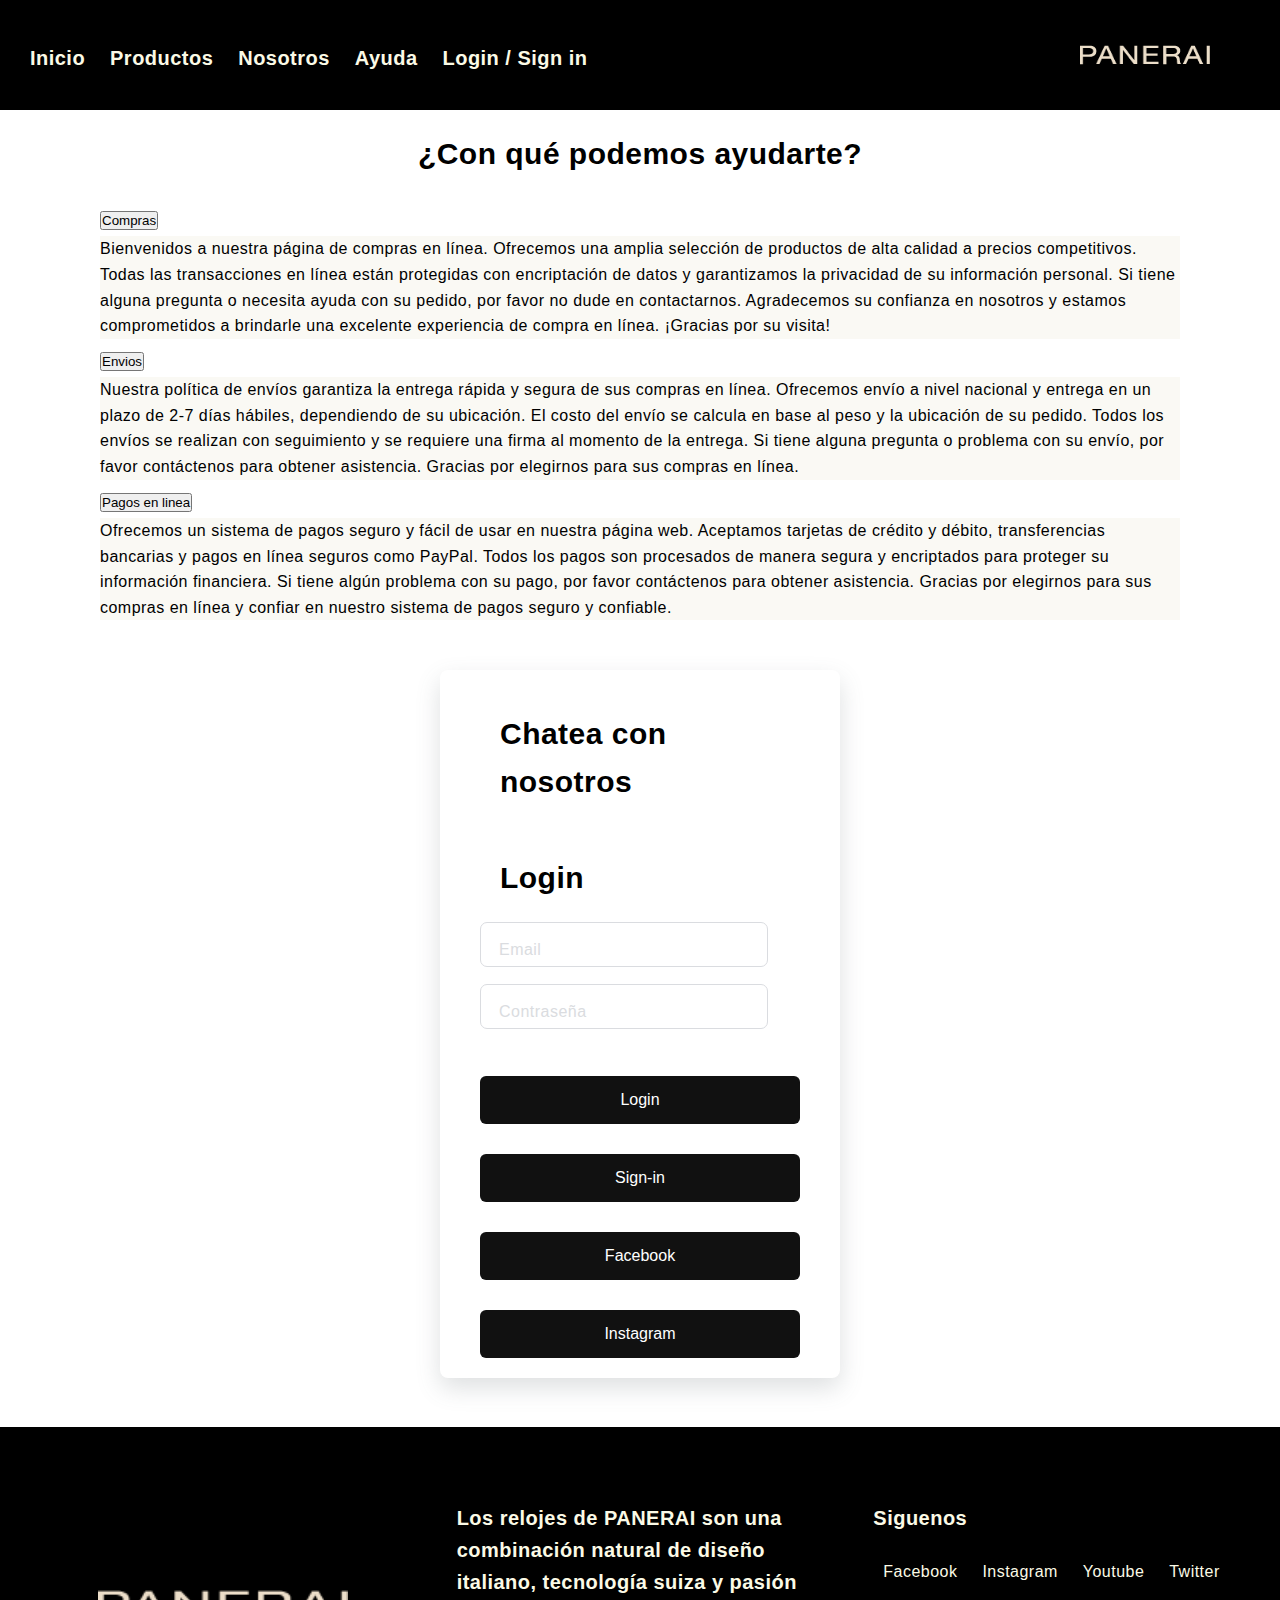
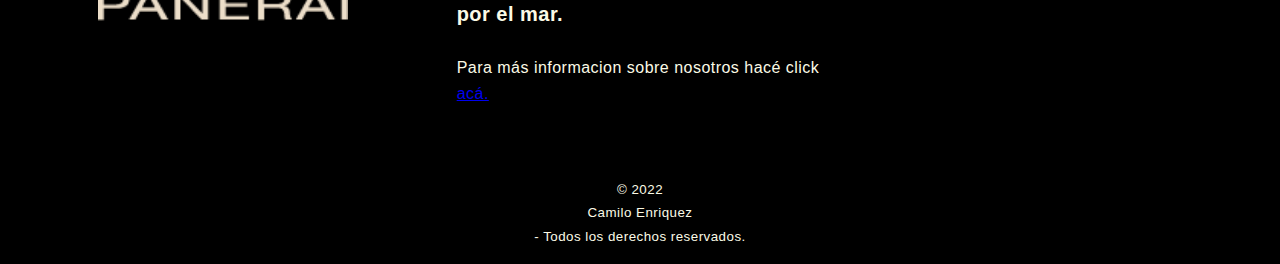
<file: Proyecto/pages/ayuda.html>
<!DOCTYPE html>
<html lang="en">
<head>
    <meta charset="UTF-8">
    <meta http-equiv="X-UA-Compatible" content="IE=edge">
    <meta name="viewport" content="width=device-width, initial-scale=1.0">
    <link rel="stylesheet" href="https://cdnjs.cloudflare.com/ajax/libs/font-awesome/6.2.1/css/all.min.css" integrity="sha512-MV7K8+y+gLIBoVD59lQIYicR65iaqukzvf/nwasF0nqhPay5w/9lJmVM2hMDcnK1OnMGCdVK+iQrJ7lzPJQd1w==" crossorigin="anonymous" referrerpolicy="no-referrer" />
    <link rel="stylesheet" href="../assets/css/style.css">
    <link href="https://cdn.jsdelivr.net/npm/bootstrap@5.2.3/dist/css/bootstrap.min.css" rel="stylesheet" integrity="sha384-rbsA2VBKQhggwzxH7pPCaAqO46MgnOM80zW1RWuH61DGLwZJEdK2Kadq2F9CUG65" crossorigin="anonymous">
    <title>Inicio</title>
    <!--<style>
    </style>-->
</head>
<body class="grilla">
    <nav class="navbar_panerai">
        <i class="fa-solid fa-bars"></i>
        <ul>
            <li><a href="../index.html">Inicio</a></li>
            <li><a href="./productos.html">Productos</a></li>
            <li><a href="./nosotros.html">Nosotros</a></li>
            <li><a href="./ayuda.html">Ayuda</a></li>
            <li><a href="./login.html">Login / Sign in</a></li>
        </ul>
        <img  class="logo_panerai" src="../img/descarga.png" alt="">
    </nav>
    <main>
        <div class="contenedorayuda">
            <div class="title__ayuda">
                <h6> ¿Con qué podemos ayudarte?</h6>
            </div>
                <div class="accordion" id="accordionPanelsStayOpenExample">
                    <div class="accordion-item border border-white">
                        <h2 class="accordion-header" id="panelsStayOpen-headingOne">
                        <button class="accordion-button bg-dark text-light text-primary" type="button" data-bs-toggle="collapse" data-bs-target="#panelsStayOpen-collapseOne" aria-expanded="true" aria-controls="panelsStayOpen-collapseOne">
                            Compras
                        </button>
                        </h2>
                        <div id="panelsStayOpen-collapseOne" class="accordion-collapse  collapse show" aria-labelledby="panelsStayOpen-headingOne">
                        <div class="accordion-body">
                            Bienvenidos a nuestra página de compras en línea. Ofrecemos una amplia selección de productos de alta calidad a precios competitivos. Todas las transacciones en línea están protegidas con encriptación de datos y garantizamos la privacidad de su información personal. Si tiene alguna pregunta o necesita ayuda con su pedido, por favor no dude en contactarnos. Agradecemos su confianza en nosotros y estamos comprometidos a brindarle una excelente experiencia de compra en línea. ¡Gracias por su visita!                        </div>
                        </div>
                    </div>
                    <div class="accordion-item">
                        <h2 style="color: antiquewhite;" class="accordion-header" id="panelsStayOpen-headingTwo">
                        <button class="accordion-button bg-dark text-light text-primary collapsed" type="button" data-bs-toggle="collapse" data-bs-target="#panelsStayOpen-collapseTwo" aria-expanded="false" aria-controls="panelsStayOpen-collapseTwo">
                            Envios
                        </button>
                        </h2>
                        <div id="panelsStayOpen-collapseTwo" class="accordion-collapse collapse" aria-labelledby="panelsStayOpen-headingTwo">
                        <div class="accordion-body">
                            Nuestra política de envíos garantiza la entrega rápida y segura de sus compras en línea. Ofrecemos envío a nivel nacional y entrega en un plazo de 2-7 días hábiles, dependiendo de su ubicación. El costo del envío se calcula en base al peso y la ubicación de su pedido. Todos los envíos se realizan con seguimiento y se requiere una firma al momento de la entrega. Si tiene alguna pregunta o problema con su envío, por favor contáctenos para obtener asistencia. Gracias por elegirnos para sus compras en línea.                        </div>
                        </div>
                    </div>
                    <div class="accordion-item">
                        <h2 class="accordion-header" id="panelsStayOpen-headingThree" >
                        <button class="accordion-button bg-dark text-light text-primary collapsed" type="button" data-bs-toggle="collapse" data-bs-target="#panelsStayOpen-collapseThree" aria-expanded="false" aria-controls="panelsStayOpen-collapseThree">
                            Pagos en linea
                        </button>
                        </h2>
                        <div id="panelsStayOpen-collapseThree" class="accordion-collapse collapse" aria-labelledby="panelsStayOpen-headingThree">
                        <div class="accordion-body">
                            Ofrecemos un sistema de pagos seguro y fácil de usar en nuestra página web. Aceptamos tarjetas de crédito y débito, transferencias bancarias y pagos en línea seguros como PayPal. Todos los pagos son procesados ​​de manera segura y encriptados para proteger su información financiera. Si tiene algún problema con su pago, por favor contáctenos para obtener asistencia. Gracias por elegirnos para sus compras en línea y confiar en nuestro sistema de pagos seguro y confiable.                        </div>
                        </div>
                    </div>
        </div>
        <section class="masayuda">
        <div class="signupFrm__ayuda">
            <form action="" class="form1__ayuda">
                <h5 class="title__login">Chatea con nosotros <br><br>Login</h5>
                <div class="inputContainer">
                    <input type="text" class="input" placeholder="">
                    <label for="" class="label">Email</label>
                </div>
                <div class="inputContainer">
                    <input type="text" class="input" placeholder="">
                    <label for="" class="label">Contraseña</label>
                </div>
                <div class="buttons__ayuda">
                <input type="submit" class="submitBtn" value="Login">
                <input type="submit" class="submitBtn" value="Sign-in">
                <input type="submit" class="submitBtn" value="Facebook">
                <input type="submit" class="submitBtn" value="Instagram">
                </div>
            </form>
        </div>
        </section>
    </main>    
    <footer class="pie-pagina">
        <div class="grupo-footer">
            <div class="box">
                <figure>
                    <a href="#">
                        <img src="../img/descarga.png">
                    </a>
                </figure>
            </div>
            <div class="box">
                <h2> Los relojes de PANERAI son una combinación natural de diseño italiano, tecnología suiza y pasión por el mar.</h2>
                <p>Para más informacion sobre nosotros hacé click <a href="#">acá.</a></p>
            </div>
            <div class="box">
                <h2>Siguenos</h2>
                <div class="redsocial">
                    
                    <a href="#" class="a-redes-stlye">Facebook</a>
                    <a href="#" class="a-redes-stlye">Instagram</a>
                    <a href="#" class="a-redes-stlye">Youtube</a>
                    <a href="#" class="a-redes-stlye">Twitter</a>
                    
                </div>
            </div>
        </div>
        <div class="grupo2">
            <small>&copy; 2022 <p>Camilo Enriquez</p> - Todos los derechos reservados.</small>
        </div>
    </footer>
    </div>
    <script src="https://cdn.jsdelivr.net/npm/bootstrap@5.2.3/dist/js/bootstrap.bundle.min.js" integrity="sha384-kenU1KFdBIe4zVF0s0G1M5b4hcpxyD9F7jL+jjXkk+Q2h455rYXK/7HAuoJl+0I4" crossorigin="anonymous"></script>
</body>
</html>
</file>
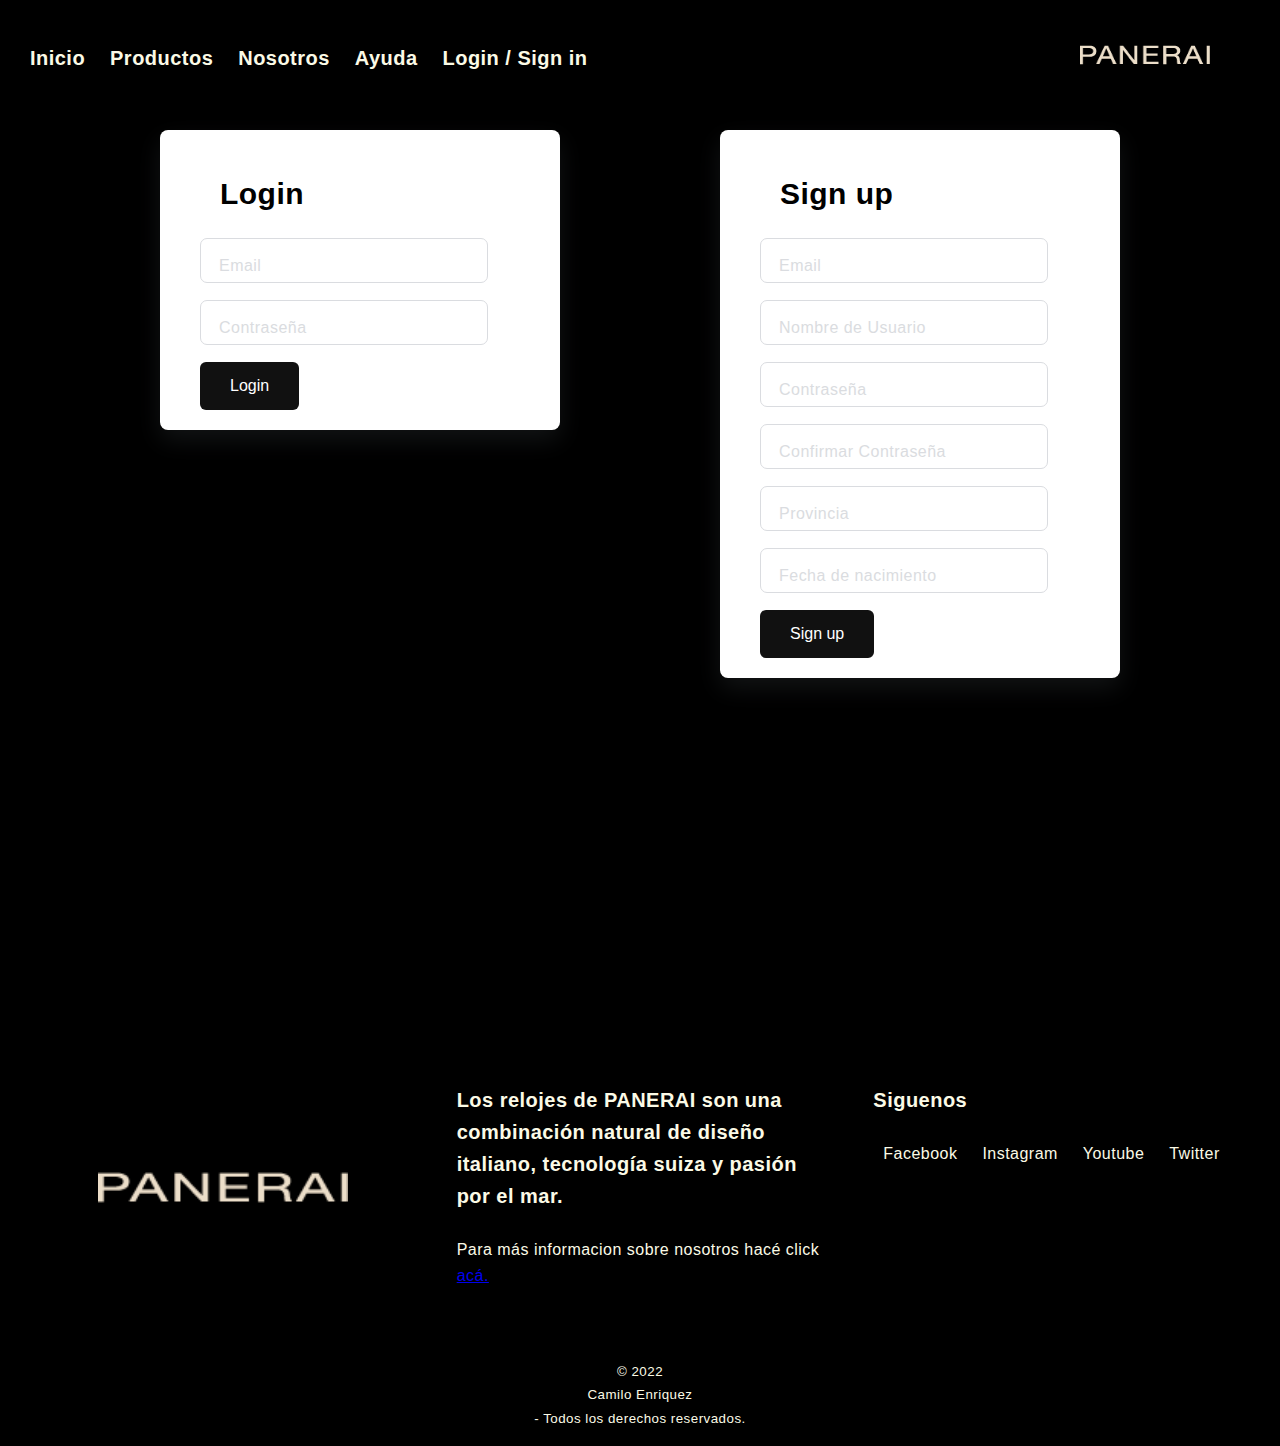
<file: Proyecto/pages/login.html>
<!DOCTYPE html>
<html lang="en">
<head>
    <meta charset="UTF-8">
    <meta http-equiv="X-UA-Compatible" content="IE=edge">
    <meta name="viewport" content="width=device-width, initial-scale=1.0">
    <title>Login</title>
    <link rel="shortcut icon" href="./img/IMG-1520.jpg" type="image/x-icon">
    <link rel="stylesheet" href="https://cdnjs.cloudflare.com/ajax/libs/font-awesome/6.2.1/css/all.min.css" integrity="sha512-MV7K8+y+gLIBoVD59lQIYicR65iaqukzvf/nwasF0nqhPay5w/9lJmVM2hMDcnK1OnMGCdVK+iQrJ7lzPJQd1w==" crossorigin="anonymous" referrerpolicy="no-referrer" />
    <link rel="stylesheet" href="../assets/css/style.css">
    <link href="https://cdn.jsdelivr.net/npm/bootstrap@5.2.3/dist/css/bootstrap.min.css" rel="stylesheet" integrity="sha384-rbsA2VBKQhggwzxH7pPCaAqO46MgnOM80zW1RWuH61DGLwZJEdK2Kadq2F9CUG65" crossorigin="anonymous">
    
</head>
<body>
    <nav class="navbar_panerai">
        <i class="fa-solid fa-bars"></i>
        <ul>
            <li><a href="../index.html">Inicio</a></li>
            <li><a href="./productos.html">Productos</a></li>
            <li><a href="./nosotros.html">Nosotros</a></li>
            <li><a href="./ayuda.html">Ayuda</a></li>
            <li><a href="./login.html">Login / Sign in</a></li>
        </ul>
        <img  class="logo_panerai" src="../img/descarga.png" alt="">
    </nav>
    <main>
        <div class="signupFrm">
            <form action="" class="form1">
                <h5 class="title__login">Login</h5>
                <div class="inputContainer">
                    <input type="text" class="input" placeholder="">
                    <label for="" class="label">Email</label>
                </div>
                <div class="inputContainer">
                    <input type="text" class="input" placeholder="">
                    <label for="" class="label">Contraseña</label>
                </div>
                <input type="submit" class="submitBtn" value="Login">
            </form>
            <form action="" class="form">
                <h5 class="title__login">Sign up</h5>
                <div class="inputContainer">
                    <input type="text" class="input" placeholder="">
                    <label for="" class="label">Email</label>
                </div>
                <div class="inputContainer">
                    <input type="text" class="input" placeholder="">
                    <label for="" class="label">Nombre de Usuario</label>
                </div>
                <div class="inputContainer">
                    <input type="text" class="input" placeholder="">
                    <label for="" class="label">Contraseña</label>
                </div>
                <div class="inputContainer">
                    <input type="text" class="input" placeholder="">
                    <label for="" class="label">Confirmar Contraseña</label>
                </div>
                <div class="inputContainer">
                    <input type="text" class="input" placeholder="">
                    <label for="" class="label">Provincia</label>
                </div>
                <div class="inputContainer">
                    <input type="text" class="input" placeholder="">
                    <label for="" class="label">Fecha de nacimiento</label>
                </div>
                <input type="submit" class="submitBtn" value="Sign up">
            </form>
            </div>
    </main>    
    <aside>

    </aside>
    <footer class="pie-pagina">
        <div class="grupo-footer">
            <div class="box">
                <figure>
                    <a href="#">
                        <img src="../img/descarga.png">
                    </a>
                </figure>
            </div>
            <div class="box">
                <h2> Los relojes de PANERAI son una combinación natural de diseño italiano, tecnología suiza y pasión por el mar.</h2>
                <p>Para más informacion sobre nosotros hacé click <a href="#">acá.</a></p>
            </div>
            <div class="box">
                <h2>Siguenos</h2>
                <div class="redsocial">
                    
                    <a href="#" class="a-redes-stlye">Facebook</a>
                    <a href="#" class="a-redes-stlye">Instagram</a>
                    <a href="#" class="a-redes-stlye">Youtube</a>
                    <a href="#" class="a-redes-stlye">Twitter</a>
                    
                </div>
            </div>
        </div>
        <div class="grupo2">
            <small>&copy; 2022 <p>Camilo Enriquez</p> - Todos los derechos reservados.</small>
        </div>
    </footer>
    </div>
</body>
</html>
</file>
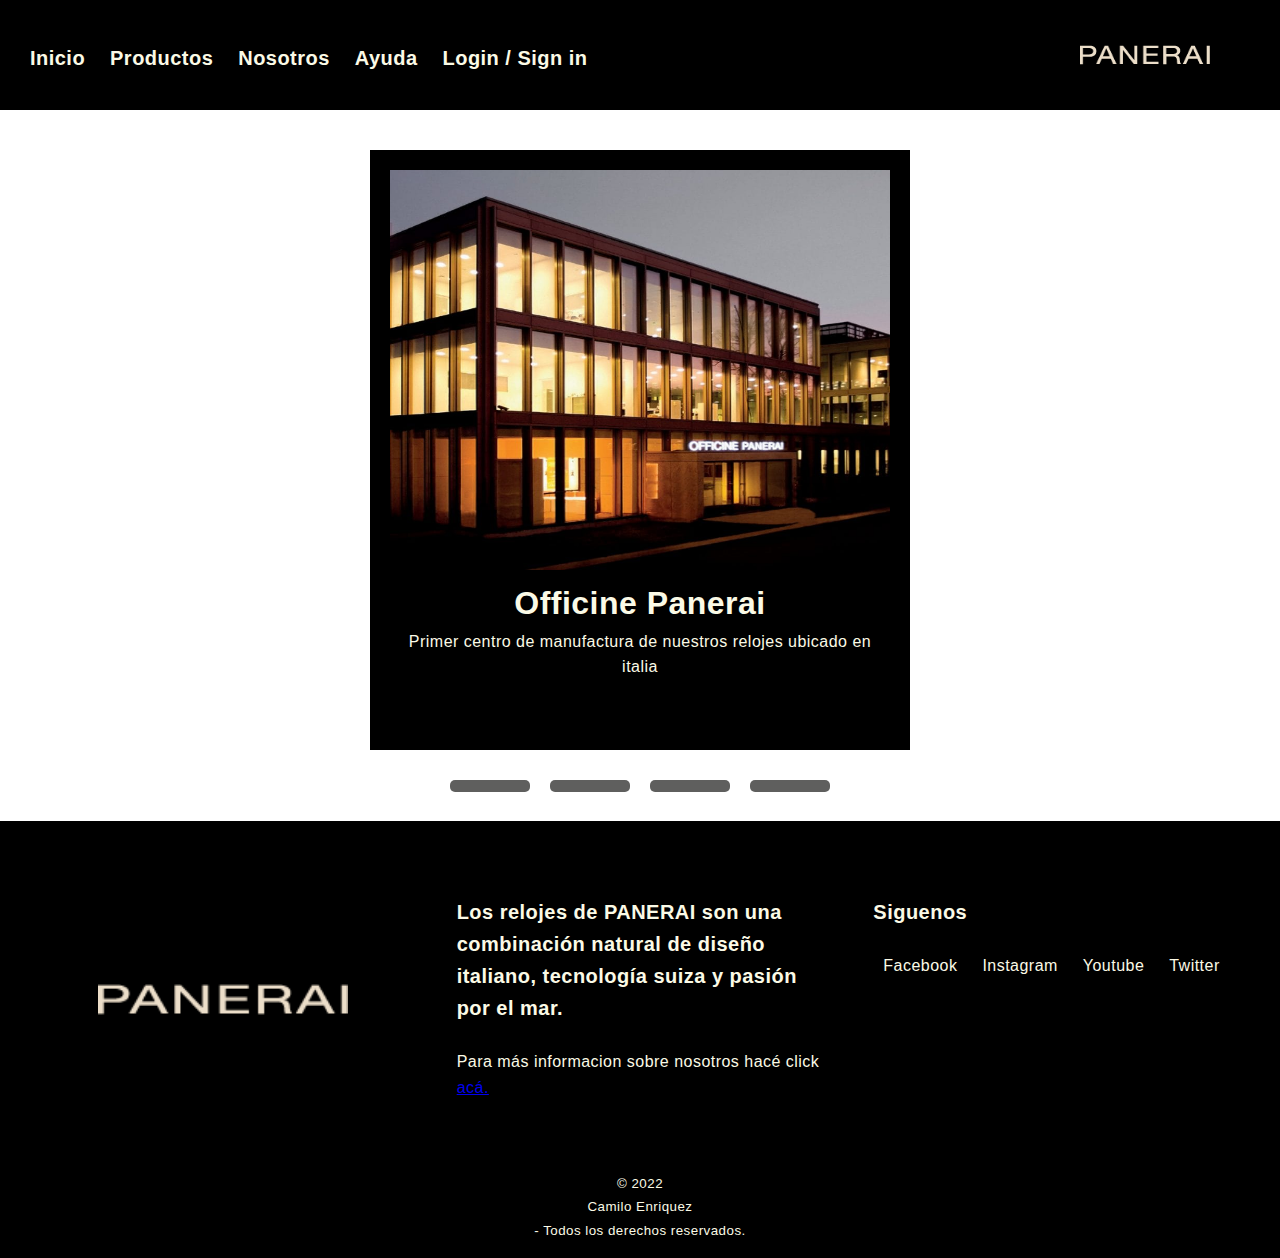
<file: Proyecto/pages/nosotros.html>
<!DOCTYPE html>
<html lang="en">
<head>
    <meta charset="UTF-8">
    <meta http-equiv="X-UA-Compatible" content="IE=edge">
    <meta name="viewport" content="width=device-width, initial-scale=1.0">
    <link rel="stylesheet" href="../assets/css/style.css">
    <title>Nosotros</title>
</head>
<body>
    <nav class="navbar_panerai">
        <i class="fa-solid fa-bars"></i>
        <ul>
            <li><a href="../index.html">Inicio</a></li>
            <li><a href="./productos.html">Productos</a></li>
            <li><a href="./nosotros.html">Nosotros</a></li>
            <li><a href="./ayuda.html">Ayuda</a></li>
            <li><a href="./login.html">Login / Sign in</a></li>
        </ul>
        <img  class="logo_panerai" src="../img/descarga.png" alt="">
    </nav>
    <div class="container-post">
        <input type="radio" id="sucursal1" name="categories" value="sucursal1" checked>
        <input type="radio" id="sucursal2" name="categories" value="sucursal2">
        <input type="radio" id="sucursal3" name="categories" value="sucursal3">
        <input type="radio" id="sucursal4" name="categories" value="sucursal4">

        <div class="posts__sucursales">
            <div class="post__sucursales" data-category="sucursal1">
                <div class="card__sucursales" data-category="sucursal1">
                    <img src="../img/sucursal1.jpg" alt="watch" >
                    <div class="info__sucursales">
                    <h1>Officine Panerai</h1>
                    <p>Primer centro de manufactura de nuestros relojes ubicado en italia</p>
                    </div>
                </div>
            </div>
            <div class="post__sucursales" data-category="sucursal2">
                <div class="card__sucursales">
                    <img src="../img/sucursal2.jpg" alt="watch" >
                    <div class="info__sucursales">
                    <h1>Panerai Bangkok</h1>
                    <p>Es la boutique de la marca mas grande en el mundo, se encuentra en Bangkok, Thailandia.</p>
                    </div>
                </div>
            </div>
            <div class="post__sucursales" data-category="sucursal3">
                <div class="card__sucursales">
                    <img src="../img/sucursal3.jpg" alt="watch" >
                    <div class="info__sucursales">
                    <h1>Officine Panerai</h1>
                    <p>Centro de manufactura de nuestros relojes ubicado en Suiza con el afan de brindar el mejor diseño italiano combinado con la tecnologia suiza.</p>
                    </div>
                </div>
            </div>
            <div class="post__sucursales" data-category="sucursal4">
                <div class="card__sucursales">
                    <img src="../img/sucursal4.jpg" alt="watch" >
                    <div class="info__sucursales">
                    <h1>New York, Times Square</h1>
                    <p>Boutique de la marca ubicada en el Times Square, la calle mas famosa del mundo.</p>
                </div>
            </div>
        </div>
    </div>
</div>
        <div class="container-category">
            <label class="label__sucursales" for="sucursal1"></label>
            <label class="label__sucursales" for="sucursal2"></label>
            <label class="label__sucursales" for="sucursal3"></label>
            <label class="label__sucursales" for="sucursal4"></label>
        </div>

    <footer class="pie-pagina">
        <div class="grupo-footer">
            <div class="box">
                <figure>
                    <a href="#">
                        <img src="../img/descarga.png">
                    </a>
                </figure>
            </div>
            <div class="box">
                <h2> Los relojes de PANERAI son una combinación natural de diseño italiano, tecnología suiza y pasión por el mar.</h2>
                <p>Para más informacion sobre nosotros hacé click <a href="#">acá.</a></p>
            </div>
            <div class="box">
                <h2>Siguenos</h2>
                <div class="redsocial">
                    
                    <a href="#" class="a-redes-stlye">Facebook</a>
                    <a href="#" class="a-redes-stlye">Instagram</a>
                    <a href="#" class="a-redes-stlye">Youtube</a>
                    <a href="#" class="a-redes-stlye">Twitter</a>
                    
                </div>
            </div>
        </div>
        <div class="grupo2">
            <small>&copy; 2022 <p>Camilo Enriquez</p> - Todos los derechos reservados.</small>
        </div>
    </footer>
    
</body>
</html>
</file>
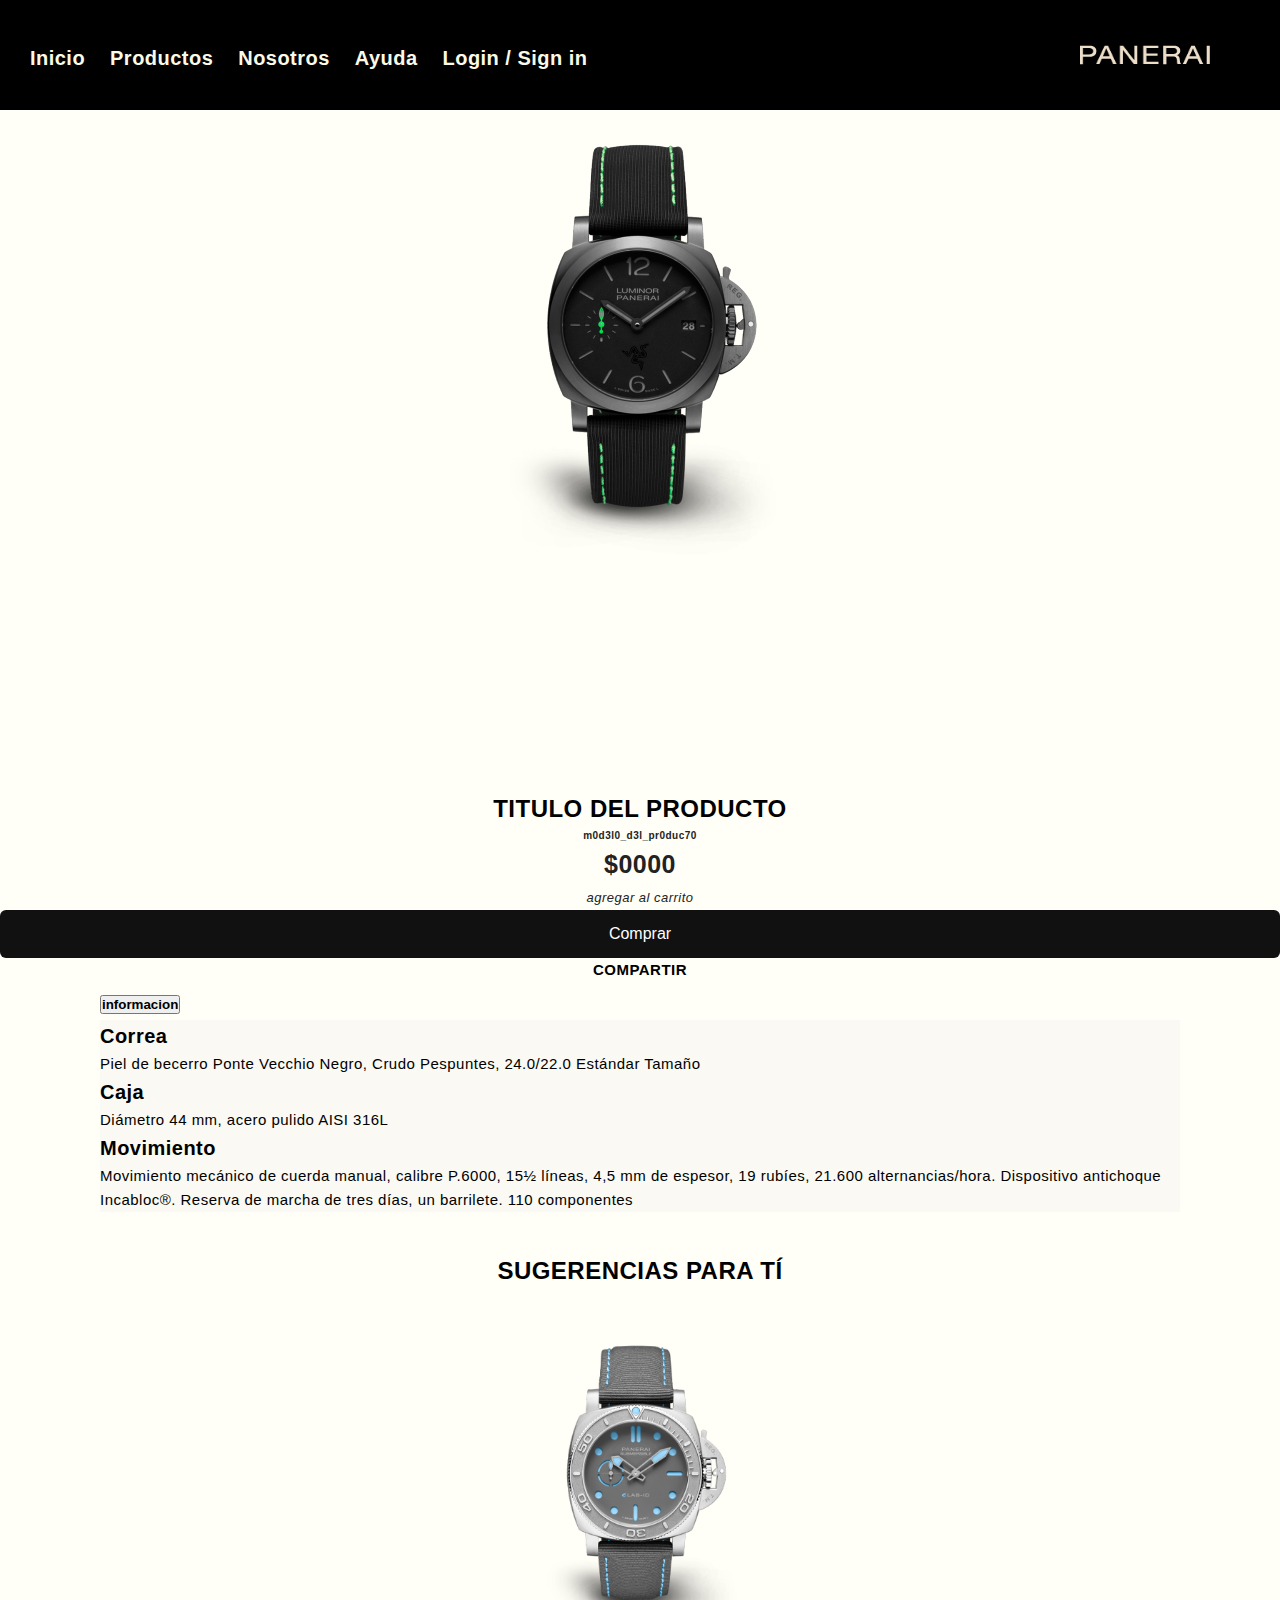
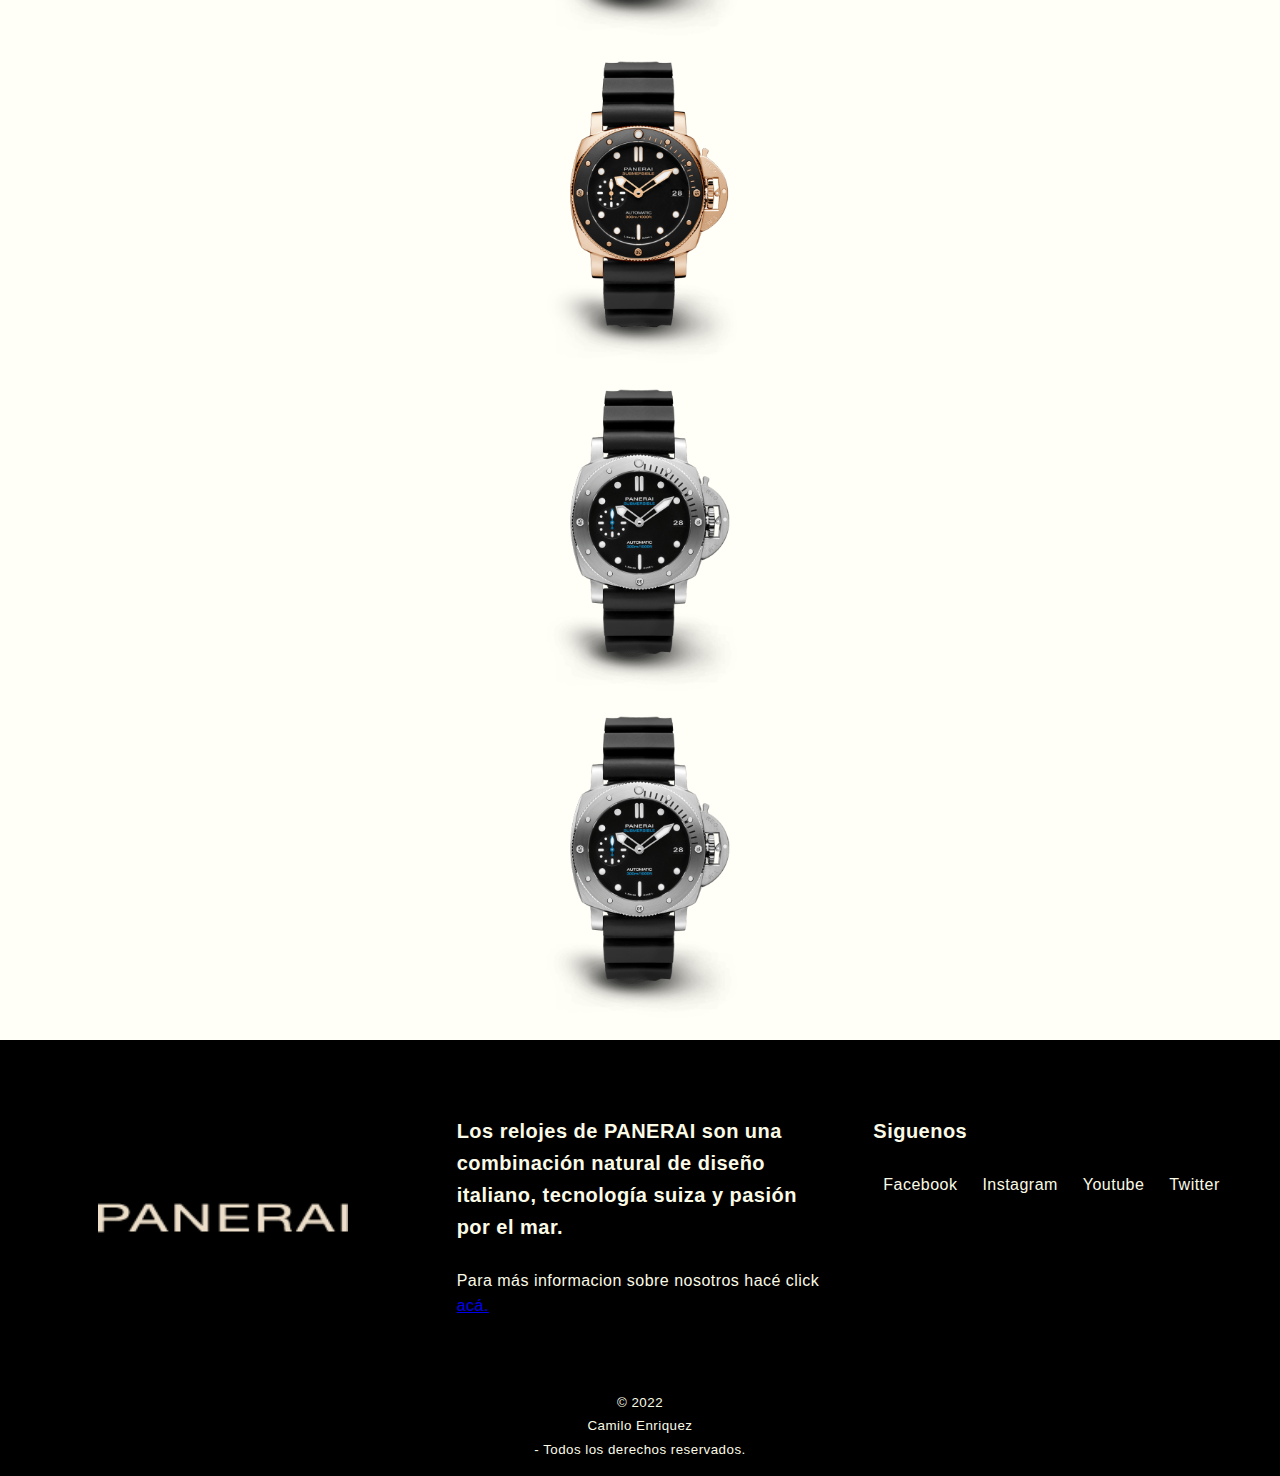
<file: Proyecto/pages/producto-unico.html>
<!DOCTYPE html>
<html lang="en">
    <head>
        <meta charset="UTF-8">
        <meta http-equiv="X-UA-Compatible" content="IE=edge">
        <meta name="viewport" content="width=device-width, initial-scale=1.0">
        <link rel="stylesheet" href="https://cdnjs.cloudflare.com/ajax/libs/font-awesome/6.2.1/css/all.min.css" integrity="sha512-MV7K8+y+gLIBoVD59lQIYicR65iaqukzvf/nwasF0nqhPay5w/9lJmVM2hMDcnK1OnMGCdVK+iQrJ7lzPJQd1w==" crossorigin="anonymous" referrerpolicy="no-referrer" />
        <link rel="stylesheet" href="../assets/css/style.css">
        <link href="https://cdn.jsdelivr.net/npm/bootstrap@5.2.3/dist/css/bootstrap.min.css" rel="stylesheet" integrity="sha384-rbsA2VBKQhggwzxH7pPCaAqO46MgnOM80zW1RWuH61DGLwZJEdK2Kadq2F9CUG65" crossorigin="anonymous">
        <title>Inicio</title>
    </head>
    <body class="backgoundcolor_body_productounico">
        <nav class="navbar_panerai">
            <i class="fa-solid fa-bars"></i>
            <ul>
                <li><a href="../index.html">Inicio</a></li>
                <li><a href="./productos.html">Productos</a></li>
                <li><a href="./nosotros.html">Nosotros</a></li>
                <li><a href="./ayuda.html">Ayuda</a></li>
                <li><a href="./login.html">Login / Sign in</a></li>
            </ul>
            <img  class="logo_panerai" src="../img/descarga.png" alt="">
        </nav>
        <div class="padre">
            <div class="container d-flex justify-content-center">
                <div class="row">
                    <div class="col img_producto_unico">
                        <a href="#"><img src="../img/1,2,3,43.png"></a>
                    </div>
                    <div class=" col ">
                        <div class="container-fluid card_next_Uproducto">
                            <h2>titulo del producto</h2>
                            <h6>m0d3l0_d3l_pr0duc70</h6>
                            <p>$0000</p>
                            <a href="#"><i class="fa-solid fa-cart-shopping"> agregar al carrito</i></a>
                            <button class="submitBtn m-4">Comprar</button>
                            <div class="share_product">
                                <h3>compartir</h3>
                                <i class="fa-brands  fa-instagram"></i>
                                <i class="fa-brands fa-facebook"></i>
                                <i class="fa-brands fa-facebook-messenger"></i>
                                <i class="fa-brands fa-whatsapp"></i>
                            </div>
                        </div>
                    </div>
                </div>
            </div>
                <div class="container col">
                    <div class="accordion m-5" id="accordionPanelsStayOpenExample">
                        <div class=" accordion-item border border-white">
                            <h2 class="accordion-header" id="panelsStayOpen-headingOne">
                            <button class=" accordion-button bg-dark text-light text-primary" type="button" data-bs-toggle="collapse" data-bs-target="#panelsStayOpen-collapseOne" aria-expanded="true" aria-controls="panelsStayOpen-collapseOne">
                                <h4>informacion</h4>
                            </button>
                            </h2>
                            <div id="panelsStayOpen-collapseOne" class="accordion-collapse  collapse show" aria-labelledby="panelsStayOpen-headingOne">
                            <div class=" row accordion-body">
                                <div class="col   col-sm-12 article">
                                    <h4>Correa</h4>
                                    <p>Piel de becerro Ponte Vecchio Negro, Crudo Pespuntes, 24.0/22.0 Estándar  Tamaño </p>
                                </div>
                                <div class="col  col-sm-12 article">
                                    <h4>Caja</h4>
                                    <p>Diámetro 44 mm, acero pulido AISI 316L</p>
                                </div>
                                <div class="col col-sm-12 article">
                                    <h4>Movimiento</h4>
                                    <p>Movimiento mecánico de cuerda manual, calibre P.6000, 15½ líneas, 4,5 mm de espesor, 19 rubíes, 21.600 alternancias/hora. Dispositivo antichoque Incabloc®. Reserva de marcha de tres días, un barrilete. 110 componentes</p>
                                </div>
                            </div>
                            </div>
                </div>
                <div class="titulo_sugerencias">
                    <h2>Sugerencias para tí</h2>
                </div>
                <div class="container">
                    <div class="row">
                        <div class="img_prod_sugerencias col col-lg-3 col-md-6 col-sm-12">
                            <a><img class="img_style_sugerencias" src="../img/Producto__watch12.png"></a>
                        </div>
                        <div class="img_prod_sugerencias col col-lg-3 col-md-6 col-sm-12">
                            <a><img class="img_style_sugerencias"  src="../img/Producto__watch05.png"></a>
                        </div>
                        <div class="img_prod_sugerencias col col-lg-3 col-md-6 col-sm-12">
                            <a><img class="img_style_sugerencias"  src="../img/Producto__watch02.png" ></a>
                        </div>
                        <div class="img_prod_sugerencias col col-lg-3 col-md-6 col-sm-12">
                            <a><img class="img_style_sugerencias"  src="../img/Producto__watch02.png" ></a>
                        </div>
                    </div>
                </div>
            </div>
        </div>
        <footer class="pie-pagina">
            <div class="grupo-footer">
                <div class="box">
                    <figure>
                        <a href="#">
                            <img src="../img/descarga.png">
                        </a>
                    </figure>
                </div>
                <div class="box">
                    <h2> Los relojes de PANERAI son una combinación natural de diseño italiano, tecnología suiza y pasión por el mar.</h2>
                    <p>Para más informacion sobre nosotros hacé click <a href="#">acá.</a></p>
                </div>
                <div class="box">
                    <h2>Siguenos</h2>
                    <div class="redsocial">
                        
                        <a href="#" class="a-redes-stlye">Facebook</a>
                        <a href="#" class="a-redes-stlye">Instagram</a>
                        <a href="#" class="a-redes-stlye">Youtube</a>
                        <a href="#" class="a-redes-stlye">Twitter</a>
                        
                    </div>
                </div>
            </div>
            <div class="grupo2">
                <small>&copy; 2022 <p>Camilo Enriquez</p> - Todos los derechos reservados.</small>
            </div>
        </footer>
        <script src="https://cdn.jsdelivr.net/npm/bootstrap@5.2.3/dist/js/bootstrap.bundle.min.js" integrity="sha384-kenU1KFdBIe4zVF0s0G1M5b4hcpxyD9F7jL+jjXkk+Q2h455rYXK/7HAuoJl+0I4" crossorigin="anonymous"></script>
    </body>
</html>
</file>
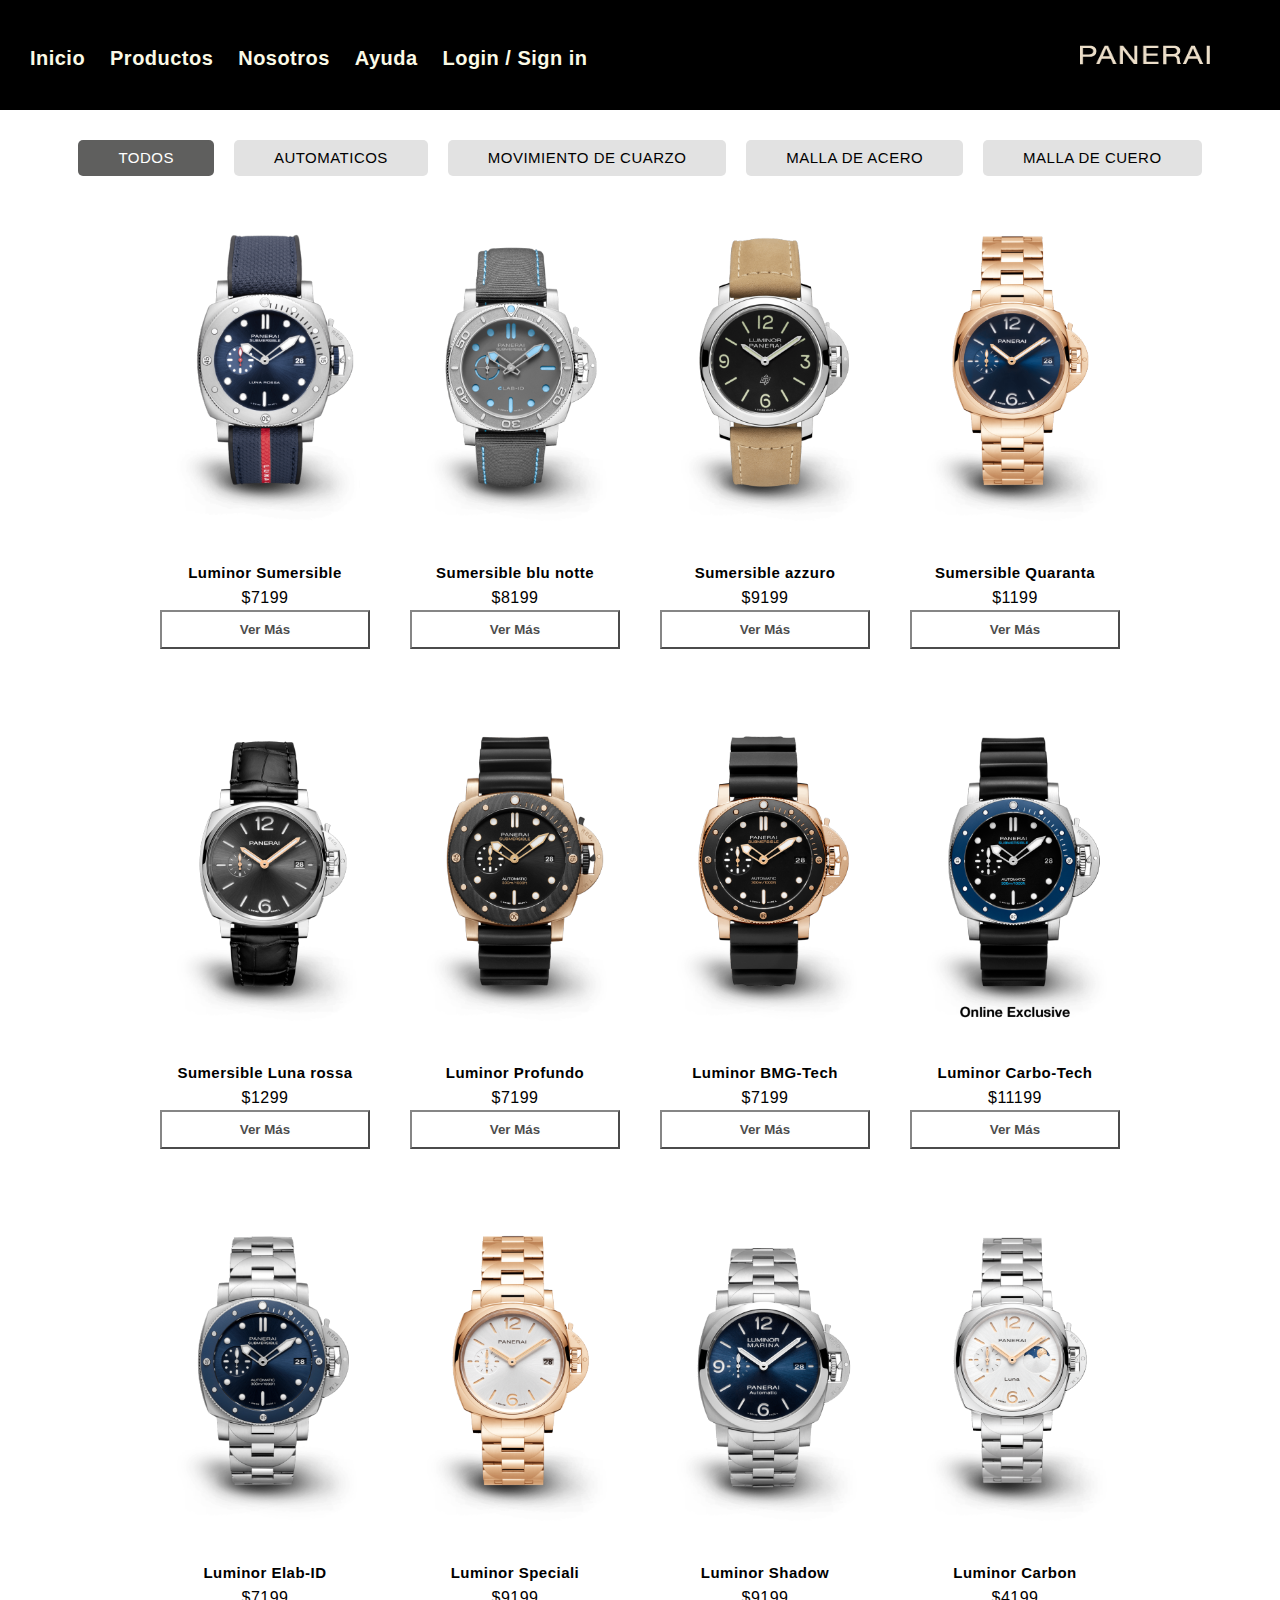
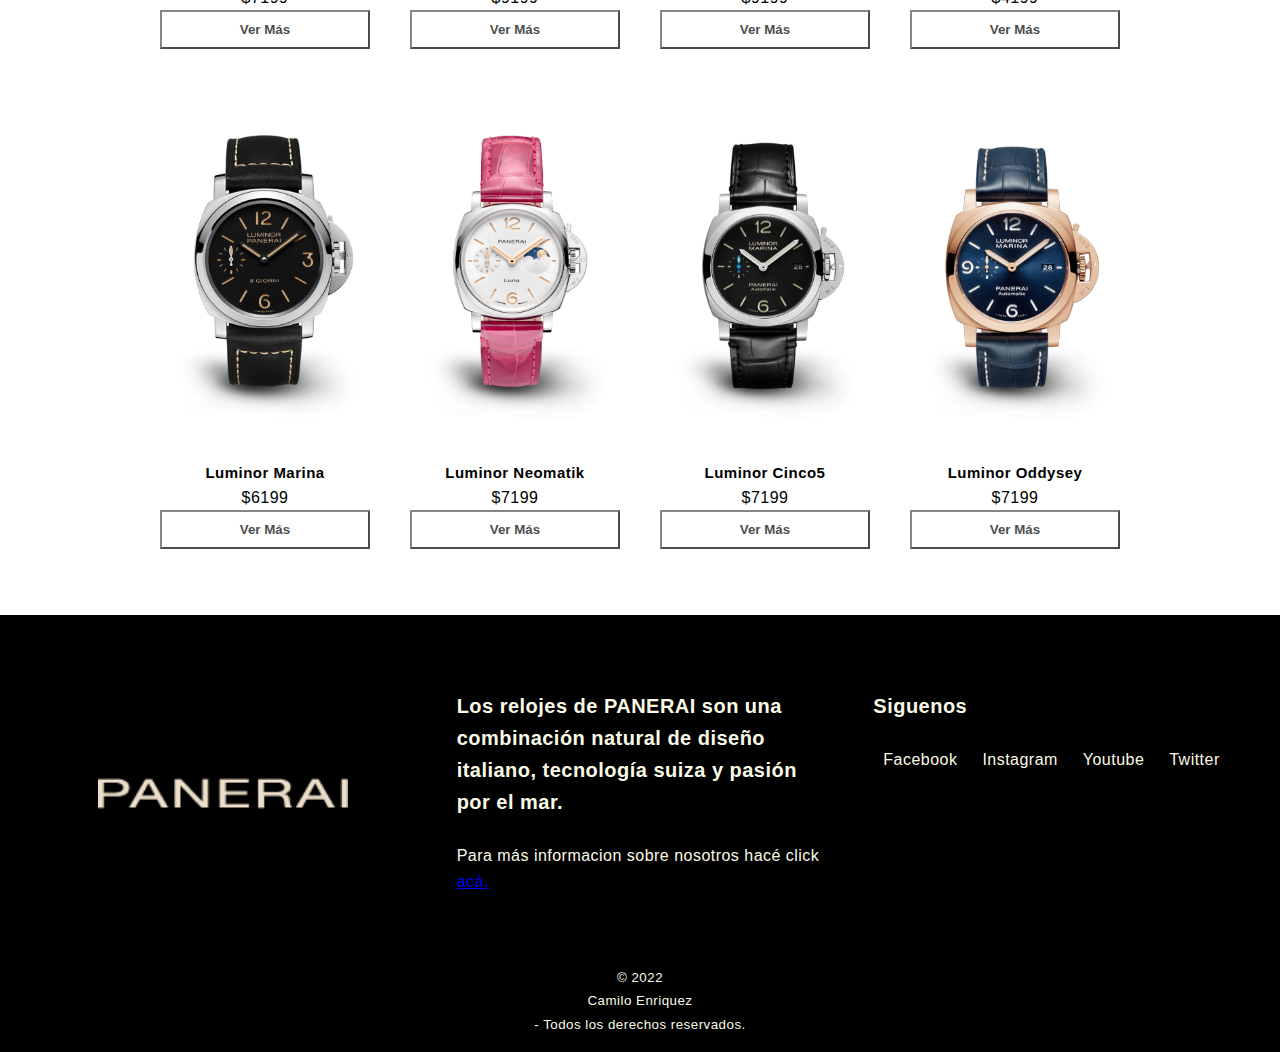
<file: Proyecto/pages/productos.html>
<!DOCTYPE html>
<html lang="en">
<head>
    <meta charset="UTF-8">
    <meta http-equiv="X-UA-Compatible" content="IE=edge">
    <meta name="viewport" content="width=device-width, initial-scale=1.0">
    <link rel="stylesheet" href="https://cdnjs.cloudflare.com/ajax/libs/font-awesome/6.2.1/css/all.min.css" integrity="sha512-MV7K8+y+gLIBoVD59lQIYicR65iaqukzvf/nwasF0nqhPay5w/9lJmVM2hMDcnK1OnMGCdVK+iQrJ7lzPJQd1w==" crossorigin="anonymous" referrerpolicy="no-referrer" />
    <link rel="stylesheet" href="../assets/css/style.css">
    <link href="https://cdn.jsdelivr.net/npm/bootstrap@5.2.3/dist/css/bootstrap.min.css" rel="stylesheet" integrity="sha384-rbsA2VBKQhggwzxH7pPCaAqO46MgnOM80zW1RWuH61DGLwZJEdK2Kadq2F9CUG65" crossorigin="anonymous">
    <title>Inicio</title>
</head>
<body class="grilla">
    <nav class="navbar_panerai">
        <i class="fa-solid fa-bars"></i>
        <ul>
            <li><a href="../index.html">Inicio</a></li>
            <li><a href="./productos.html">Productos</a></li>
            <li><a href="./nosotros.html">Nosotros</a></li>
            <li><a href="./ayuda.html">Ayuda</a></li>
            <li><a href="./login.html">Login / Sign in</a></li>
        </ul>
        <img  class="logo_panerai" src="../img/descarga.png" alt="">
    </nav>
<main>

    <div class="container-post">

        <input type="radio" id="TODOS" name="categories" value="TODOS" checked>
        <input type="radio" id="automaticos" name="categories" value="automaticos">
        <input type="radio" id="movimientodecuarzo" name="categories" value="movimientodecuarzo">
        <input type="radio" id="malladeacero" name="categories" value="malladeacero">
        <input type="radio" id="correadecuero" name="categories" value="correadecuero">

        <div class="container-category">
            <label for="TODOS">TODOS</label>
            <label for="automaticos">AUTOMATICOS</label>
            <label for="movimientodecuarzo">MOVIMIENTO DE CUARZO</label>
            <label for="malladeacero">MALLA DE ACERO</label>
            <label for="correadecuero">MALLA DE CUERO</label>
        </div>

        <div class="posts">
                <div class="card__productos" data-category="automaticos">
                    <img src="../img/Producto__watch09.png" alt="watch" >
                    <div class="info__card">
                    <h1>Luminor Sumersible</h1>
                    <p class="price">$7199</p>
                    <button class="buttonvermas_cardproducto"><a href="./producto-unico.html">Ver Más</a></button>
                    </div>
                </div>
                <div class="card__productos" data-category="automaticos">
                    <img src="../img/Producto__watch12.png" alt="watch" >
                    <div class="info__card">
                        <h1>Sumersible blu notte</h1>
                        <p class="price">$8199</p>
                        <button class="buttonvermas_cardproducto"><a href="./producto-unico.html">Ver Más</a></button>
                        </div>
                </div>
                <div class="card__productos" data-category="automaticos" >
                    <img src="../img/Producto__watch1 (1).png" alt="watch">
                    <div class="info__card">
                        <h1>Sumersible azzuro</h1>
                        <p class="price">$9199</p>
                        <button class="buttonvermas_cardproducto"><a href="./producto-unico.html">Ver Más</a></button>
                    </div>
                </div>
                <div class="card__productos" data-category="automaticos" >
                    <img src="../img/Producto__watch2.png" alt="watch" >
                    <div class="info__card">
                        <h1>Sumersible Quaranta</h1>
                        <p class="price">$1199</p>
                        <button class="buttonvermas_cardproducto"><a href="./producto-unico.html">Ver Más</a></button>
                    </div>
                </div>
            
                <div class="card__productos" data-category="movimientodecuarzo">
                    <img src="../img/Producto__watch8.png" alt="watch">
                    <div class="info__card">
                        <h1>Sumersible Luna rossa</h1>
                        <p class="price">$1299</p>
                        <button class="buttonvermas_cardproducto"><a href="./producto-unico.html">Ver Más</a></button>
                    </div>
                </div>
                <div class="card__productos" data-category="movimientodecuarzo">
                    <img src="../img/Producto__watch11.png" alt="watch">
                    <div class="info__card">
                        <h1>Luminor Profundo</h1>
                        <p class="price">$7199</p>
                        <button class="buttonvermas_cardproducto"><a href="./producto-unico.html">Ver Más</a></button>
                    </div>
                </div>
                <div class="card__productos" data-category="movimientodecuarzo">
                    <img src="../img/Producto__watch05.png" alt="watch">
                    <div class="info__card">
                        <h1>Luminor BMG-Tech</h1>
                        <p class="price">$7199</p>
                        <button class="buttonvermas_cardproducto"><a href="./producto-unico.html">Ver Más</a></button>
                    </div>
                </div>
                <div class="card__productos" data-category="movimientodecuarzo">
                    <img src="../img/Producto__watch06.png" alt="watch">
                    <div class="info__card">
                        <h1>Luminor Carbo-Tech</h1>
                        <p class="price">$11199</p>
                        <button class="buttonvermas_cardproducto"><a href="./producto-unico.html">Ver Más</a></button>
                    </div>
                </div>
                <div class="card__productos" data-category="malladeacero">
                    <img src="../img/Producto__watch04.png" alt="watch">
                    <div class="info__card">
                        <h1>Luminor Elab-ID</h1>
                        <p class="price">$7199</p>
                        <button class="buttonvermas_cardproducto"><a href="./producto-unico.html">Ver Más</a></button>
                    </div>
                </div>
                <div class="card__productos" data-category="malladeacero">
                    <img src="../img/Producto__watch3.png" alt="watch" >
                    <div class="info__card">
                        <h1>Luminor Speciali</h1>
                        <p class="price">$9199</p>
                        <button class="buttonvermas_cardproducto"><a href="./producto-unico.html">Ver Más</a></button>
                    </div>
                </div>
                <div class="card__productos" data-category="malladeacero">
                    <img src="../img/1,2,3,44.png" alt="watch" >
                    <div class="info__card">
                        <h1>Luminor Shadow</h1>
                        <p class="price">$9199</p>
                        <button class="buttonvermas_cardproducto"><a href="./producto-unico.html">Ver Más</a></button>
                    </div>
                </div>
                <div class="card__productos" data-category="malladeacero">
                    <img src="../img/Producto__watch6.png" alt="watch" >
                    <div class="info__card">
                        <h1>Luminor Carbon</h1>
                        <p class="price">$4199</p>
                        <button class="buttonvermas_cardproducto"><a href="./producto-unico.html">Ver Más</a></button>
                    </div>
                </div>
                <div class="card__productos" data-category="correadecuero">
                    <img src="../img/Producto__watch3 (1).png" alt="watch" >
                    <div class="info__card">
                        <h1>Luminor Marina</h1>
                        <p class="price">$6199</p>
                        <button class="buttonvermas_cardproducto"><a href="./producto-unico.html">Ver Más</a></button>
                    </div>
                </div>
                <div class="card__productos" data-category="correadecuero">
                    <img src="../img/Producto__watch4.png" alt="watch" >
                    <div class="info__card">
                        <h1>Luminor Neomatik</h1>
                        <p class="price">$7199</p>
                        <button class="buttonvermas_cardproducto"><a href="./producto-unico.html">Ver Más</a></button>
                    </div>
                </div>
                <div class="card__productos" data-category="correadecuero">
                    <img src="../img/Producto__watch4 (1).png" alt="watch" >
                    <div class="info__card">
                        <h1>Luminor Cinco5</h1>
                        <p class="price">$7199</p>
                        <button class="buttonvermas_cardproducto"><a href="./producto-unico.html">Ver Más</a></button>
                    </div>
                </div>
                <div class="card__productos" data-category="correadecuero">
                    <img src="../img/Producto__watch5 (1).png" alt="watch" >
                    <div class="info__card">
                        <h1>Luminor Oddysey</h1>
                        <p class="price">$7199</p>
                        <button class="buttonvermas_cardproducto"><a href="./producto-unico.html">Ver Más</a></button>
                    </div>
                </div>
            
    </div>

</main>

<footer class="pie-pagina">
    <div class="grupo-footer">
        <div class="box">
            <figure>
                <a href="#">
                    <img src="../img/descarga.png">
                </a>
            </figure>
        </div>
        <div class="box">
            <h2> Los relojes de PANERAI son una combinación natural de diseño italiano, tecnología suiza y pasión por el mar.</h2>
            <p>Para más informacion sobre nosotros hacé click <a href="#">acá.</a></p>
        </div>
        <div class="box">
            <h2>Siguenos</h2>
            <div class="redsocial">
                
                <a href="#" class="a-redes-stlye">Facebook</a>
                <a href="#" class="a-redes-stlye">Instagram</a>
                <a href="#" class="a-redes-stlye">Youtube</a>
                <a href="#" class="a-redes-stlye">Twitter</a>
                
            </div>
        </div>
    </div>
    <div class="grupo2">
        <small>&copy; 2022 <p>Camilo Enriquez</p> - Todos los derechos reservados.</small>
    </div>
</footer>

<script src="https://cdn.jsdelivr.net/npm/bootstrap@5.2.3/dist/js/bootstrap.bundle.min.js" integrity="sha384-kenU1KFdBIe4zVF0s0G1M5b4hcpxyD9F7jL+jjXkk+Q2h455rYXK/7HAuoJl+0I4" crossorigin="anonymous"></script>
</body>
</html>
</file>
<file: Proyecto/assets/css/style.css>
* {
  padding: 0;
  margin: 0;
  box-sizing: border-box;
}

body {
  width: 100%;
  height: 100%;
  font-family: sans-serif;
  letter-spacing: 0.03em;
  line-height: 1.6;
  font-family: "Open Sans", sans-serif;
}

.navbar_panerai {
  padding: 20px;
  background-color: black;
  display: flex;
  justify-content: space-between;
  width: 100%;
  height: 110px;
  align-items: center;
}
.navbar_panerai > ul {
  list-style: none;
  justify-content: end;
  margin-right: 25px;
  margin-top: 5px;
}
.navbar_panerai > ul > li {
  border-right: 50px;
  display: inline-block;
}
.navbar_panerai > ul > li a {
  text-decoration: none;
  color: #fbfae6;
  font-size: 20px;
  font-weight: bold;
  padding: 10px;
  font-family: Arial, Helvetica, sans-serif;
}

.navbar_panerai > .fa-bars {
  display: none;
}

.logo_panerai {
  width: 180px;
  height: 40px;
  padding: 10px 50px 10px 0;
}

@media (max-width: 700px) {
  .navbar_panerai {
    justify-content: space-between;
    width: 100%;
  }
  .navbar_panerai .fa-bars {
    display: block;
    color: white;
    font-size: 30px;
    padding: 20px;
  }
  .navbar_panerai > .fa-bars:hover + ul {
    left: 0;
  }
  .navbar_panerai > ul {
    justify-content: start;
    position: fixed;
    display: flex;
    flex-direction: column;
    width: 250px;
    height: 100vh;
    padding: 20px 0px 20px;
    align-items: center;
    left: -300px;
    transition: 0.3s;
    background-color: black;
    top: 50px;
    text-align: center;
    margin-top: 0px;
    margin-right: 0px;
    z-index: 2;
  }
  .carousel .slides {
    z-index: 1;
  }
  .carousel-control-prev-icon {
    z-index: 1;
  }
  .carousel-indicators {
    z-index: 1;
  }
  .navbar_panerai > ul > li {
    padding: 10px 0px 10px;
  }
  .navbar_panerai > ul:hover {
    left: 0;
  }
  .logo_panerai {
    position: static;
    width: 130px;
    height: 35px;
  }
  .navbar_panerai {
    height: 70px;
    width: 100%;
    z-index: 1;
  }
}
.pie-pagina {
  width: 100%;
  background-color: black;
  color: aliceblue;
  margin-top: -1px;
  padding-top: 30px;
  bottom: 0;
}
.pie-pagina > .grupo-footer {
  width: 100%;
  max-width: 1200px;
  margin: auto;
  display: grid;
  grid-template-columns: repeat(3, 1fr);
  grid-gap: 50px;
  padding: 45px 0px;
}
.pie-pagina > .grupo-footer > .red-social > a {
  text-decoration: none;
  width: 45px;
  height: 45px;
  line-height: 45px;
  color: #fbfae6;
  margin-right: 10px;
  text-align: center;
}
.pie-pagina > .grupo-footer .box h2 {
  color: #fbfae6;
  margin-bottom: 25px;
  font-size: 20px;
}
.pie-pagina > .grupo-footer .box p {
  color: #fbfae6;
  margin-bottom: 10px;
}
.pie-pagina > .grupo-footer .box figure {
  width: 100%;
  height: 100%;
  display: flex;
  justify-content: center;
  align-items: center;
}
.pie-pagina > .grupo-footer .box figure img {
  width: 250px;
}
.pie-pagina > .grupo-footer .box figure p {
  color: #fbfae6;
  margin-bottom: 10px;
}

.pie-pagina .grupo2 {
  padding: 15px 10px;
  text-align: center;
  color: #fbfae6;
}

.a-redes-stlye {
  text-decoration: none;
  color: #fbfae6;
  padding: 10px;
}

@media (max-width: 660px) {
  .pie-pagina .grupo-footer {
    display: block;
  }
  .pie-pagina .grupo-footer .box {
    padding: 20px 50px 20px;
  }
}
.btn_header {
  padding: 3px;
  width: 150px;
  height: 40px;
  text-align: center;
  color: #fff;
  border-radius: 10px;
  border-width: 3px;
  border-color: white;
  background-color: transparent;
  font-size: 16px;
  margin: 10px;
}

h5 {
  font-weight: bold;
  text-shadow: 2px 2px 2px black;
  font-size: 40px;
}

.titulo2 {
  display: flex;
  justify-content: center;
  width: 100%;
  font-size: 30px;
  padding: 30px 10px;
  background-color: #000;
  margin: -1px auto;
  text-align: center;
}
.titulo2 h3 {
  text-transform: uppercase;
  color: #fbfae6;
  font-weight: bold;
  font-size: 40px;
  text-shadow: 1px 1px 3px black;
}

@media (max-width: 500px) {
  .titulo2 h3 {
    font-size: 25px;
    padding: 10px;
  }
}
.cards_p {
  justify-content: center;
  background-color: #000;
  display: flex;
  flex-wrap: wrap;
  height: 600px;
  width: 100%;
  gap: 30px;
}
.cards_p .card_p {
  width: 240px;
  height: 500px;
  border-radius: 8px;
  text-align: center;
  transition: all 0.25s;
  color: #000;
  border-color: black;
  background-color: rgb(22, 22, 22);
  justify-content: center;
}
.cards_p .card_p img {
  margin-top: 20px;
  width: 100%;
  height: 320px;
}
.cards_p .card_p h4 {
  font-weight: 600;
  padding: 10px;
  font-size: 18px;
  color: #fbfae6;
}
.cards_p .card_p p {
  padding: 0 1rem;
  font-size: 1px;
  font-weight: 300;
  color: #fbfae6;
}
.cards_p .card_p a {
  font-weight: 500;
  text-decoration: none;
  color: #3498db;
  padding: 10px;
}

.container_p .card_p:hover {
  transform: translateY(-15px);
  box-shadow: 0 10px 120px rgba(255, 255, 255, 0.2);
}

@media (max-width: 865px) {
  .cards_p {
    height: 400px;
    width: 100%;
    gap: 30px;
  }
  .cards_p .card_p {
    width: 160px;
    height: 320px;
    border-radius: 8px;
  }
  .cards_p .card_p img {
    margin-top: 20px;
    width: 100%;
    height: 160px;
  }
  .cards_p .card_p h4 {
    font-weight: 600;
    padding: 10px;
    font-size: 14px;
    color: #fbfae6;
  }
  .cards_p .card_p p {
    padding: 0 1rem;
    font-size: 1px;
    font-weight: 300;
    color: #fbfae6;
  }
  .cards_p .card_p a {
    font-weight: 500;
    text-decoration: none;
    color: #3498db;
    padding: 10px;
  }
}
@media (max-width: 574px) {
  .cards_p {
    height: auto;
    width: 100%;
    gap: 30px;
    padding-bottom: 20px;
  }
  .cards_p .card_p {
    margin-top: 20px;
  }
  .cards_p .card_p > img {
    height: 180px;
  }
}
@media (max-width: 574px) and (max-width: 399px) {
  .container_p .card_p {
    width: 165px;
    height: 225px;
    border-radius: 8px;
    text-align: center;
    transition: all 0.25s;
    margin: 10px auto;
    color: #000;
    border-color: black;
    box-shadow: 0 10px 120px rgba(255, 255, 255, 0.2);
    border-top-color: black;
  }
  .container_p .card_p img {
    margin-top: 20px;
    width: 100%;
    height: 100px;
  }
  .container_p .card_p h4 {
    font-weight: 400;
    padding: 10px;
    font-size: 13px;
    color: #fbfae6;
    margin: 0px;
  }
  .container_p .card_p a {
    font-weight: 500;
    text-decoration: none;
    color: #3498db;
    margin-bottom: 20px;
    font-size: 12px;
  }
}
.contenedor2-foto-info {
  width: 100%;
  position: relative;
  text-align: center;
  margin-top: -2px;
}

.contenedor2-foto-info > .textofimg {
  position: absolute;
  color: #fbfae6;
  top: 35%;
  left: 10%;
  text-align: start;
}

.contenedor2-foto-info > img {
  width: 100%;
  background-size: cover;
}

.textofimg {
  height: 200px;
  width: 400px;
  position: absolute;
}

.textofimg > h4 {
  font-weight: bold;
  font-size: 45px;
}

.textofimg > p {
  font-size: 20px;
}

.textofimg > a > .btn {
  padding: 3px;
  width: 200px;
  height: 60px;
  text-align: center;
  color: #fff;
  border-radius: 10px;
  border-width: 3px;
  border-color: white;
  background-color: transparent;
  font-size: 20px;
  margin: 0px 10%;
}

.textofimg > a > .btn:hover {
  text-shadow: 0px 0px 5px #fbfae6;
}

@media (max-width: 745px) {
  .textofimg > h4 {
    font-weight: bold;
    font-size: 25px;
    border-width: 1px solid;
  }
  .textofimg > a > .btn {
    padding: 3px;
    width: 110px;
    height: 35px;
    font-size: 13px;
  }
  .textofimg > p {
    font-size: 12px;
  }
}
@media (max-width: 500px) {
  .textofimg > h4 {
    font-weight: bold;
    font-size: 15px;
    border-width: 0, 3px solid;
  }
  .textofimg > a > .btn {
    width: 80px;
    height: 30px;
    font-size: 10px;
  }
  .textofimg > p {
    font-size: 10px;
  }
}
.bestsellers {
  justify-content: center;
  background-color: black;
  color: black;
  position: relative;
}
.bestsellers > h4 {
  display: flex;
  justify-content: center;
  width: 100%;
  text-transform: uppercase;
  padding-top: 50px;
  padding-bottom: 40px;
  color: #fbfae6;
  font-weight: bold;
  font-size: 40px;
}
.bestsellers > .boxtobestsellers {
  display: flex;
  flex-wrap: wrap;
  justify-content: center;
  width: 100%;
}
.bestsellers > .boxtobestsellers .bestseller {
  height: 300px;
  width: 250px;
  text-align: center;
  margin-bottom: 20px;
}
.bestsellers > .boxtobestsellers .bestseller > img {
  width: 80%;
  height: 250px;
  padding: 10px;
}
.bestsellers > .boxtobestsellers .bestseller > a .btn {
  color: #fbfae6;
  font-size: 22px;
  font-family: Verdana, Geneva, Tahoma, sans-serif;
  text-shadow: 0px 0px 3px #fbfae6;
}
.bestsellers > .boxtobestsellers .bestseller > a .btn:hover {
  text-shadow: 0px 0px 20px #fbfae6;
  transform: translateY(5px);
  color: #fbfae6;
}

@media (max-width: 1100px) {
  .bestseller img {
    width: 145px;
    height: 200px;
    padding: 10px;
  }
}
@media (max-width: 680px) {
  .bestseller img {
    width: 100%;
    height: 150px;
    padding: 10px;
  }
  .bestsellers h4 {
    font-size: 24px;
    padding: 15px;
  }
}
.signupFrm {
  display: flex;
  justify-content: space-evenly;
  align-items: flex-start;
  height: 100vh;
  background-color: #000;
}

.form {
  background-color: white;
  width: 400px;
  border-radius: 8px;
  padding: 20px 40px;
  box-shadow: 0 10px 25px rgba(92, 99, 105, 0.2);
  margin-top: 20px;
}

@media (max-width: 830px) {
  .signupFrm {
    flex-wrap: wrap;
    margin: 1px auto;
    min-height: 1000px;
    padding: 20px;
  }
  .pie-pagina {
    margin-top: -10px;
  }
}
.inputContainer {
  position: relative;
  height: 45px;
  width: 90%;
  margin-bottom: 17px;
}

.inputContainer:hover {
  box-shadow: 0 3px 5px rgba(92, 99, 105, 0.2);
  border-radius: 7px;
}

.input {
  position: absolute;
  top: 0px;
  left: 0px;
  height: 100%;
  width: 100%;
  border: 1px solid #DADCE0;
  border-radius: 7px;
  font-size: 16px;
  padding: 0 20px;
  outline: none;
  background: none;
  z-index: 1;
}

.label {
  position: absolute;
  top: 15px;
  left: 15px;
  padding: 0 4px;
  background-color: white;
  color: #DADCE0;
  font-size: 16px;
  transition: 0.5s;
  z-index: 0;
}

.submitBtn {
  background-color: #111;
  display: block;
  padding: 15px 30px;
  border: none;
  color: white;
  border-radius: 6px;
  cursor: pointer;
  font-size: 16px;
  margin-top: 30px;
  margin: 0px;
}
.submitBtn:hover {
  transform: translateY(5px);
  box-shadow: 0px 1px 37px -8px rgba(0, 0, 0, 0.64);
}

.form1 {
  background-color: white;
  width: 400px;
  border-radius: 8px;
  padding: 20px 40px;
  box-shadow: 0 10px 25px rgba(92, 99, 105, 0.2);
  margin-top: 20px;
}

.title__login {
  font-family: Verdana, Geneva, Tahoma, sans-serif;
  font-size: 30px;
  padding: 20px;
  text-shadow: none;
  font-weight: bold;
}

.contenedorayuda {
  display: flex;
  flex-direction: column;
}
.contenedorayuda .title__ayuda h6 {
  font-family: Verdana, Geneva, Tahoma, sans-serif;
  font-size: 30px;
  padding: 20px;
  text-shadow: none;
  font-weight: bold;
  display: flex;
  justify-content: center;
  display: flex;
  justify-content: center;
}

.accordion {
  margin-left: 100px;
  margin-right: 100px;
}
.accordion .accordion-body {
  background-color: #faf9f4;
}

@media (max-width: 700px) {
  .accordion {
    margin-left: 50px;
    margin-right: 50px;
  }
  .contenedorayuda .title__ayuda h6 {
    justify-content: center;
  }
}
.masayuda .signupFrm__ayuda {
  display: flex;
  justify-content: center;
}
.masayuda .signupFrm__ayuda .form1__ayuda {
  background-color: white;
  width: 400px;
  border-radius: 8px;
  padding: 20px 40px;
  box-shadow: 0 10px 25px rgba(92, 99, 105, 0.2);
  margin-top: 50px;
  margin-bottom: 50px;
}
.masayuda .signupFrm__ayuda .form1__ayuda .buttons__ayuda {
  display: grid;
}
.masayuda .signupFrm__ayuda .form1__ayuda .buttons__ayuda .submitBtn {
  background-color: #111;
  display: block;
  padding: 15px 30px;
  border: none;
  color: white;
  border-radius: 6px;
  cursor: pointer;
  font-size: 16px;
  margin-top: 30px;
}
.masayuda .signupFrm__ayuda .form1__ayuda .buttons__ayuda .submitBtn:hover {
  transform: translateY(5px);
  box-shadow: 0px 1px 37px -8px rgba(0, 0, 0, 0.64);
}
.masayuda .signupFrm__ayuda .form1__ayuda .title__login {
  font-family: Verdana, Geneva, Tahoma, sans-serif;
  font-size: 30px;
  padding: 20px;
  text-shadow: none;
  font-weight: bold;
}
.masayuda .signupFrm__ayuda .form1__ayuda .inputContainer {
  position: relative;
  height: 45px;
  width: 90%;
  margin-bottom: 17px;
}
.masayuda .signupFrm__ayuda .form1__ayuda .inputContainer:hover {
  box-shadow: 0 3px 5px rgba(92, 99, 105, 0.2);
  border-radius: 7px;
}
.masayuda .signupFrm__ayuda .form1__ayuda .inputContainer .input {
  position: absolute;
  top: 0px;
  left: 0px;
  height: 100%;
  width: 100%;
  border: 1px solid #DADCE0;
  border-radius: 7px;
  font-size: 16px;
  padding: 0 20px;
  outline: none;
  background: none;
  z-index: 1;
}
.masayuda .signupFrm__ayuda .form1__ayuda .inputContainer .label {
  position: absolute;
  top: 15px;
  left: 15px;
  padding: 0 4px;
  background-color: white;
  color: #DADCE0;
  font-size: 16px;
  transition: 0.5s;
  z-index: 0;
}

.card_next_Uproducto {
  height: 400px;
  text-align: center;
  display: flex;
  flex-direction: column;
  justify-content: flex-end;
}
.card_next_Uproducto .submitBtn {
  background-color: #111;
  display: block;
  padding: 15px 30px;
  border: none;
  color: white;
  border-radius: 6px;
  cursor: pointer;
  font-size: 16px;
  margin-top: 30px;
  margin: 0px;
}
.card_next_Uproducto .submitBtn:hover {
  transform: translateY(5px);
  box-shadow: 0px 1px 37px -8px rgba(0, 0, 0, 0.64);
}
.card_next_Uproducto a {
  text-decoration: none;
  color: rgb(34, 34, 34);
}
.card_next_Uproducto h6 {
  color: rgb(34, 34, 34);
  font-family: Arial, Helvetica, sans-serif;
  font-size: 10px;
}
.card_next_Uproducto p {
  font-weight: bold;
  color: rgb(34, 34, 34);
  font-family: Arial, Helvetica, sans-serif;
  font-size: 25px;
}
.card_next_Uproducto h2 {
  font-family: Arial, Helvetica, sans-serif;
  text-transform: uppercase;
  font-weight: bold;
}
.card_next_Uproducto h3 {
  font-family: Arial, Helvetica, sans-serif;
  text-transform: uppercase;
  font-size: 15px;
}

.backgoundcolor_body_productounico {
  background-color: #fffef7;
}

.article h4 {
  font-size: 20px;
}
.article p {
  font-size: 15px;
}

.accordion-body {
  background-color: #fffef7;
}

.titulo_sugerencias h2 {
  font-family: Verdana, Geneva, Tahoma, sans-serif;
  font-weight: bold;
  text-transform: uppercase;
}

.fa-cart-shopping {
  font-size: 13px;
}

.img_producto_unico {
  display: flex;
  justify-content: center;
}
.img_producto_unico a img {
  margin-top: 20px;
}

@media (max-width: 600px) {
  .img_producto_unico {
    height: 300px;
    width: 200px;
    margin-bottom: 50px;
  }
}
.img_style_sugerencias {
  height: 320px;
  width: 200px;
}

.img_style_sugerencias:hover {
  transform: translateY(-10px);
}

.titulo_sugerencias {
  display: flex;
  justify-content: center;
  margin-top: 40px;
  margin-bottom: 40px;
}

.img_prod_sugerencias {
  display: flex;
  justify-content: center;
}

.posts {
  width: 100%;
  display: flex;
  flex-wrap: wrap;
  justify-content: center;
  margin-bottom: 30px;
}
.posts .card__productos {
  width: 250px;
  height: 500px;
  padding: 20px;
  border: 0;
  margin: 0px;
  text-align: center;
  display: flex;
  flex-direction: column;
  justify-content: space-evenly;
}
.posts .card__productos h1 {
  font-family: Verdana, Geneva, Tahoma, sans-serif;
  font-size: 15px;
  display: flex;
  justify-content: center;
}
.posts .card__productos .price > p {
  font-family: Verdana, Geneva, Tahoma, sans-serif;
  font-size: 13px;
}
.posts .card__productos .buttonvermas_cardproducto {
  font-family: Verdana, Geneva, Tahoma, sans-serif;
  font-weight: 600;
  padding: 10px 20px 10px;
  border: style 2px solid;
  width: 100%;
  opacity: 0.7;
  background-color: white;
}
.posts .card__productos .buttonvermas_cardproducto:hover {
  opacity: 1;
}
.posts .card__productos .buttonvermas_cardproducto a {
  text-decoration: none;
  color: black;
}
.posts .card__productos img {
  width: 100%;
  height: 150;
  padding: 10px;
}
.posts .card__productos img:hover {
  background: rgb(244, 243, 243);
  background: linear-gradient(180deg, rgb(244, 243, 243) 0%, rgba(237, 237, 237, 0.5550595238) 9%, rgb(226, 225, 225) 100%);
}

input[type=radio] {
  display: none;
}

@media (max-width: 535px) {
  .posts {
    display: flex;
    flex-wrap: wrap;
    justify-content: center;
    gap: 0;
    margin-bottom: 20px;
  }
  .posts .card__productos {
    display: flex;
    background-color: #f7f7f7;
    height: 220px;
    width: 300px;
    border-radius: 10px;
    margin-bottom: 20px;
    padding: 20px;
    gap: 15px;
    margin-right: 0px;
    flex-direction: unset;
    justify-content: unset;
  }
  .posts .card__productos img {
    width: 130px;
    height: 190px;
  }
  .posts .card__productos .info__card {
    display: block;
    margin-top: 20px;
  }
  .posts .card__productos .buttonvermas_cardproducto {
    font-size: 13px;
    padding: 5px 10px 5px;
  }
}
.container-post {
  max-width: 1200px;
  margin: auto;
}

.container-category {
  width: 100%;
  margin: auto;
  display: flex;
  flex-wrap: wrap;
  margin-top: 20px;
  justify-content: center;
}
.container-category label {
  padding: 6px 40px;
  margin: 10px;
  font-size: 15px;
  background: #e2e2e2;
  border-radius: 5px;
  cursor: pointer;
  justify-content: center;
  text-align: center;
}
.container-category label:hover {
  opacity: 0.8;
}

/*sistema de filtrado*/
[value=TODOS]:checked ~ .posts .post[data-category] {
  display: block;
}

[value=automaticos]:checked ~ .posts .card__productos:not([data-category~=automaticos]),
[value=movimientodecuarzo]:checked ~ .posts .card__productos:not([data-category~=movimientodecuarzo]),
[value=malladeacero]:checked ~ .posts .card__productos:not([data-category~=malladeacero]),
[value=correadecuero]:checked ~ .posts .card__productos:not([data-category~=correadecuero]) {
  display: none;
}

[value=TODOS]:checked ~ .container-category [for=TODOS],
[value=automaticos]:checked ~ .container-category [for=automaticos],
[value=movimientodecuarzo]:checked ~ .container-category [for=movimientodecuarzo],
[value=malladeacero]:checked ~ .container-category [for=malladeacero],
[value=correadecuero]:checked ~ .container-category [for=correadecuero] {
  background: #5f5f5e;
  color: #fff;
}

[value=sucursal1]:checked ~ .posts__sucursales .post__sucursales[data-category] {
  display: block;
}

[value=sucursal1]:checked ~ .posts__sucursales .post__sucursales:not([data-category~=sucursal1]),
[value=sucursal2]:checked ~ .posts__sucursales .post__sucursales:not([data-category~=sucursal2]),
[value=sucursal3]:checked ~ .posts__sucursales .post__sucursales:not([data-category~=sucursal3]),
[value=sucursal4]:checked ~ .posts__sucursales .post__sucursales:not([data-category~=sucursal4]) {
  display: none;
}

[value=sucursal1]:checked ~ .container-category [for=sucursal1],
[value=sucursal2]:checked ~ .container-category [for=sucursal2],
[value=sucursal3]:checked ~ .container-category [for=sucursal3],
[value=sucursal4]:checked ~ .container-category [for=sucursal] {
  background: #5f5f5e;
  color: #fff;
}

.container-category .label__sucursales {
  background-color: #5f5f5e;
  margin-bottom: 30px;
}
.container-category .label__sucursales:hover {
  opacity: 0.5;
}
.container-category .label__sucursales:hover:active {
  background-color: rgb(2, 2, 2);
}

.card__sucursales {
  width: 100%;
  height: 600px;
  text-align: center;
  margin-top: 40px;
  background-color: #000;
  padding: 20px;
}
.card__sucursales img {
  width: 500px;
  height: 400px;
}
.card__sucursales h1 {
  color: #fbfae6;
}
.card__sucursales p {
  width: 500px;
  color: #fbfae6;
}

.posts__sucursales {
  width: 100%;
  display: flex;
  justify-content: center;
}
.posts__sucursales iframe {
  display: flex;
}/*# sourceMappingURL=style.css.map */
</file>
